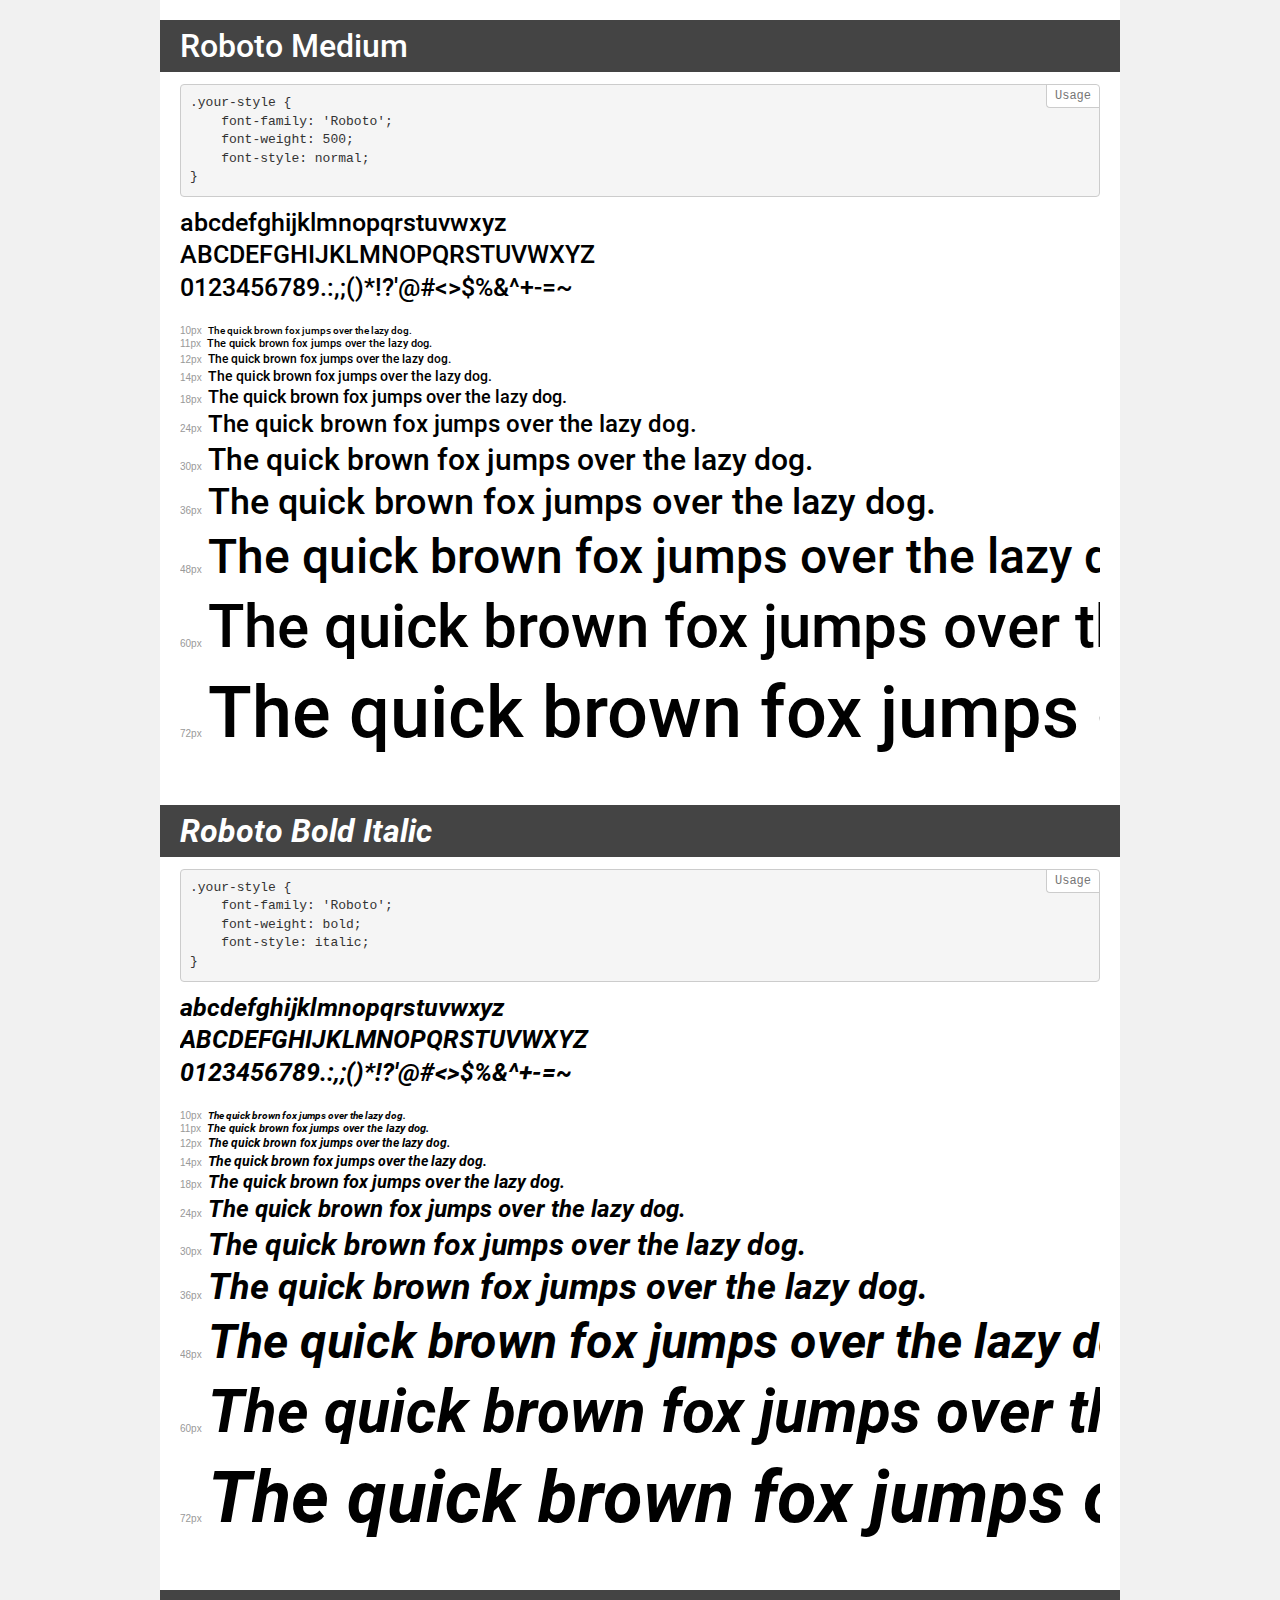
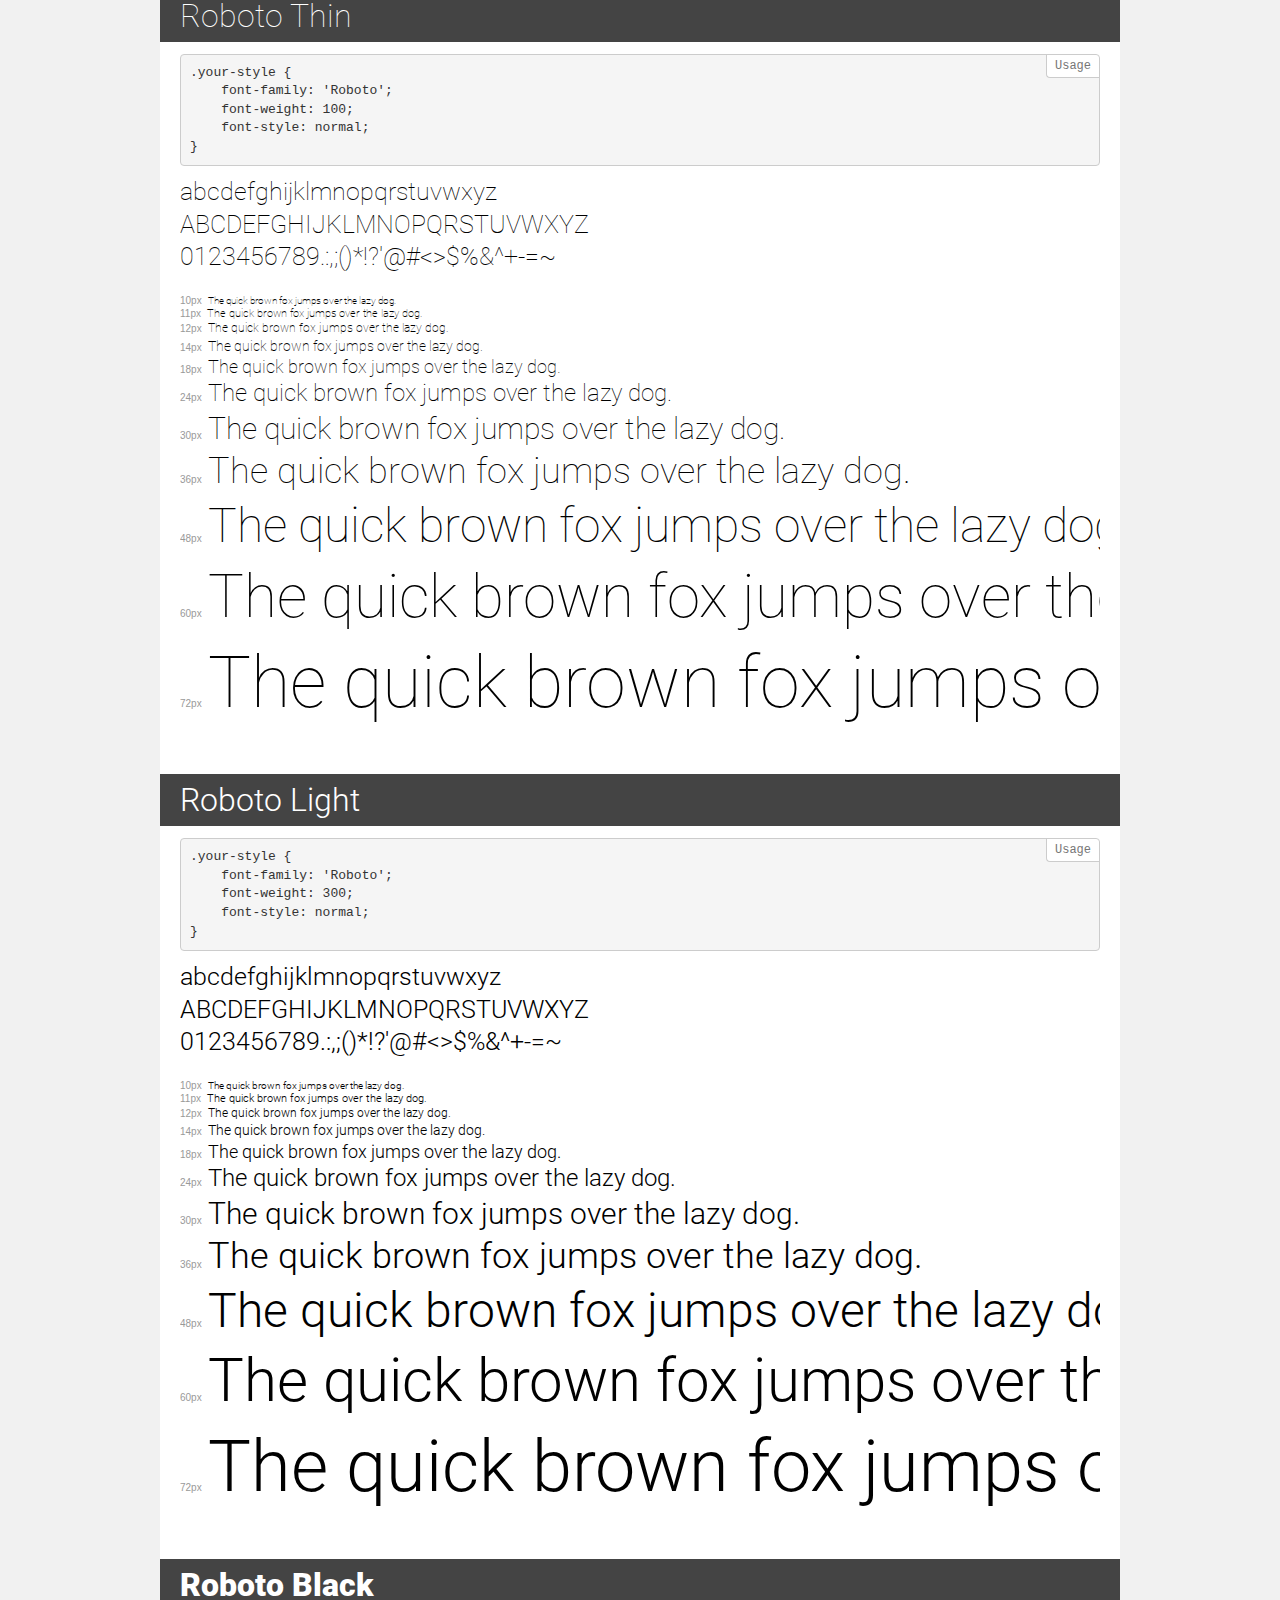
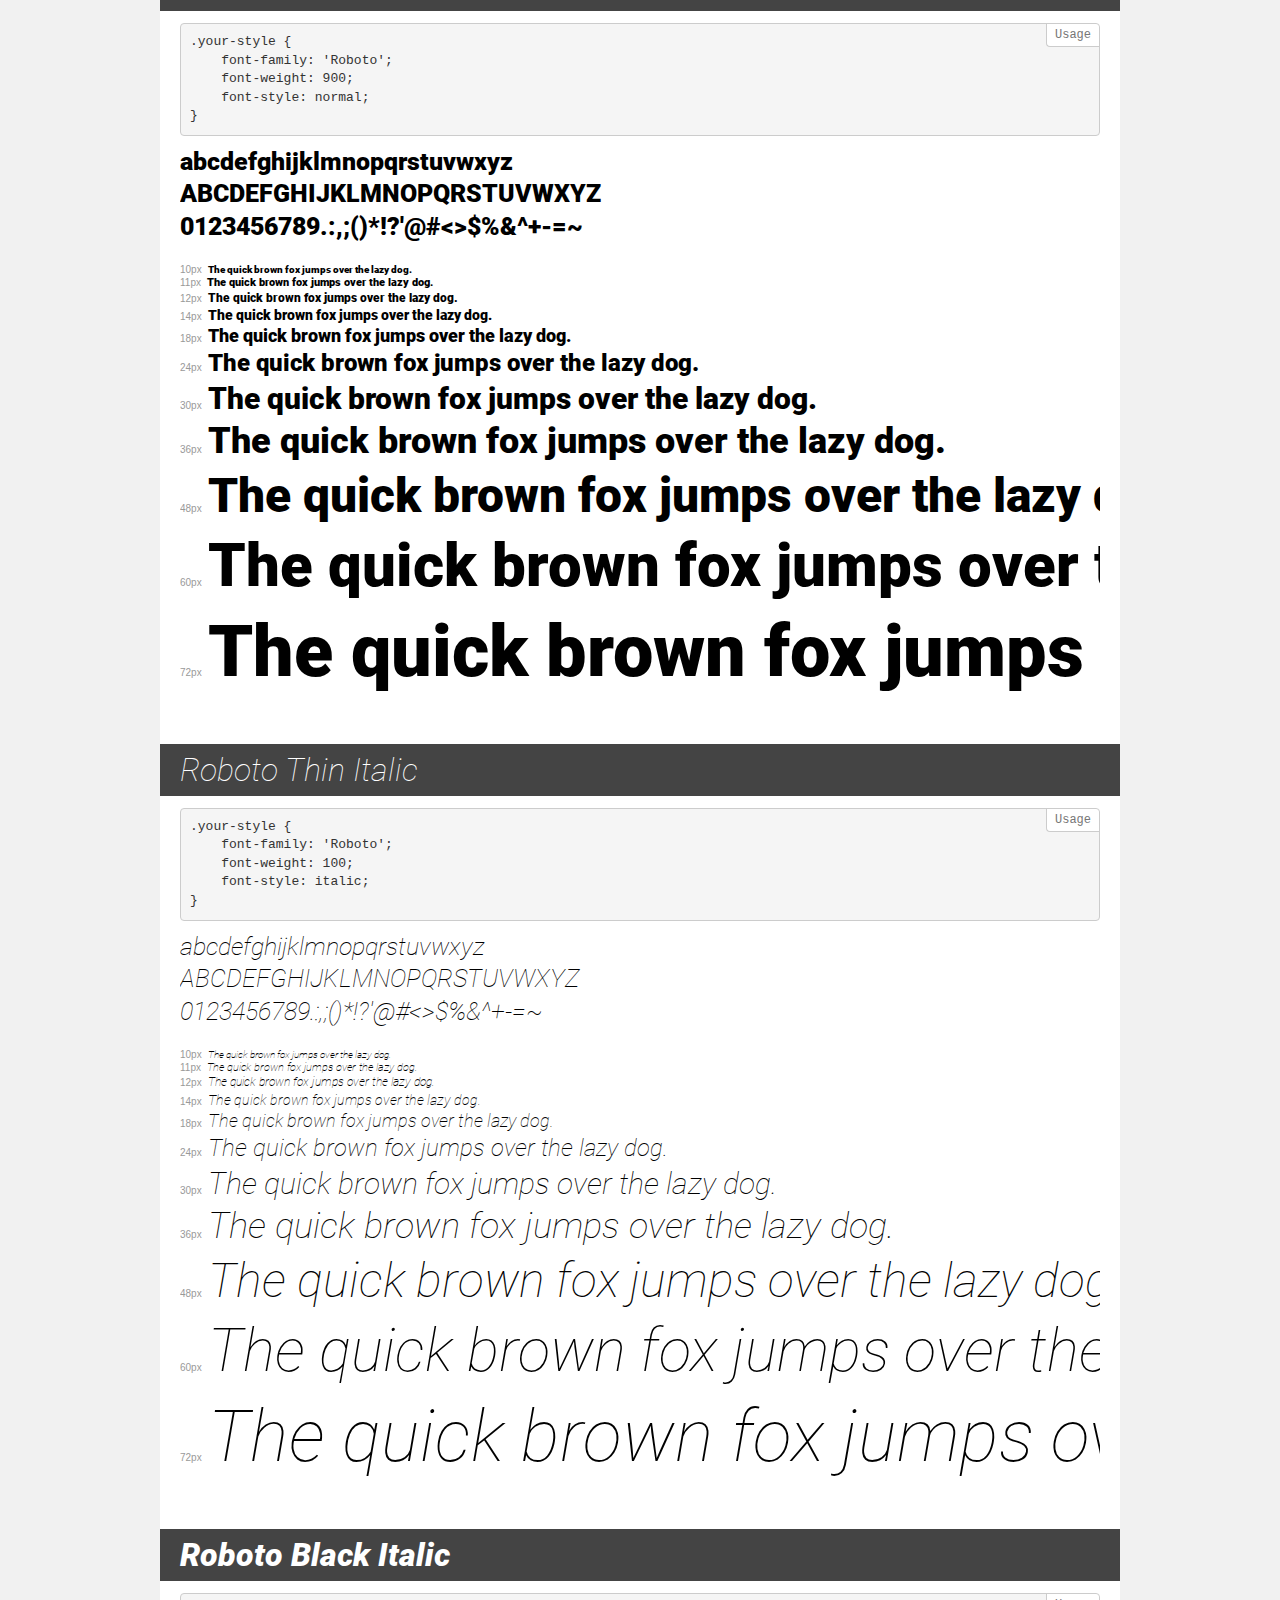
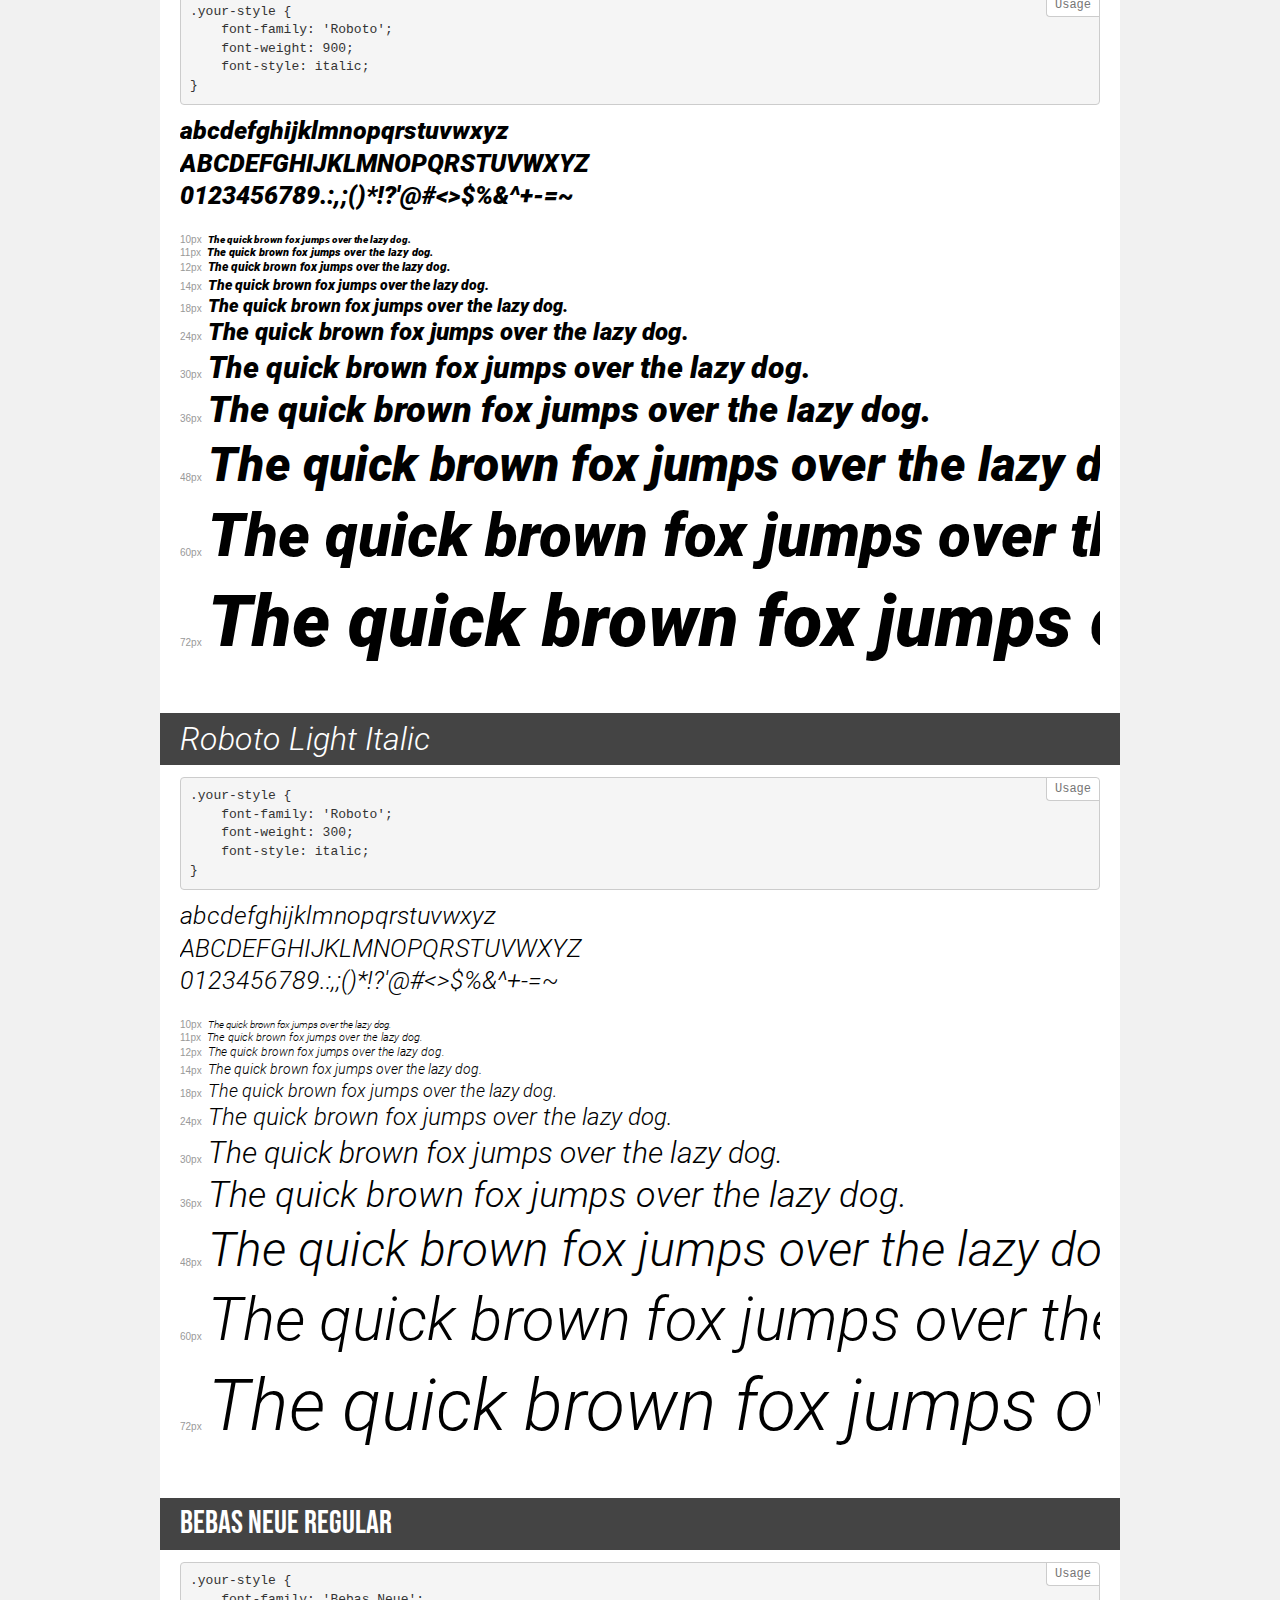
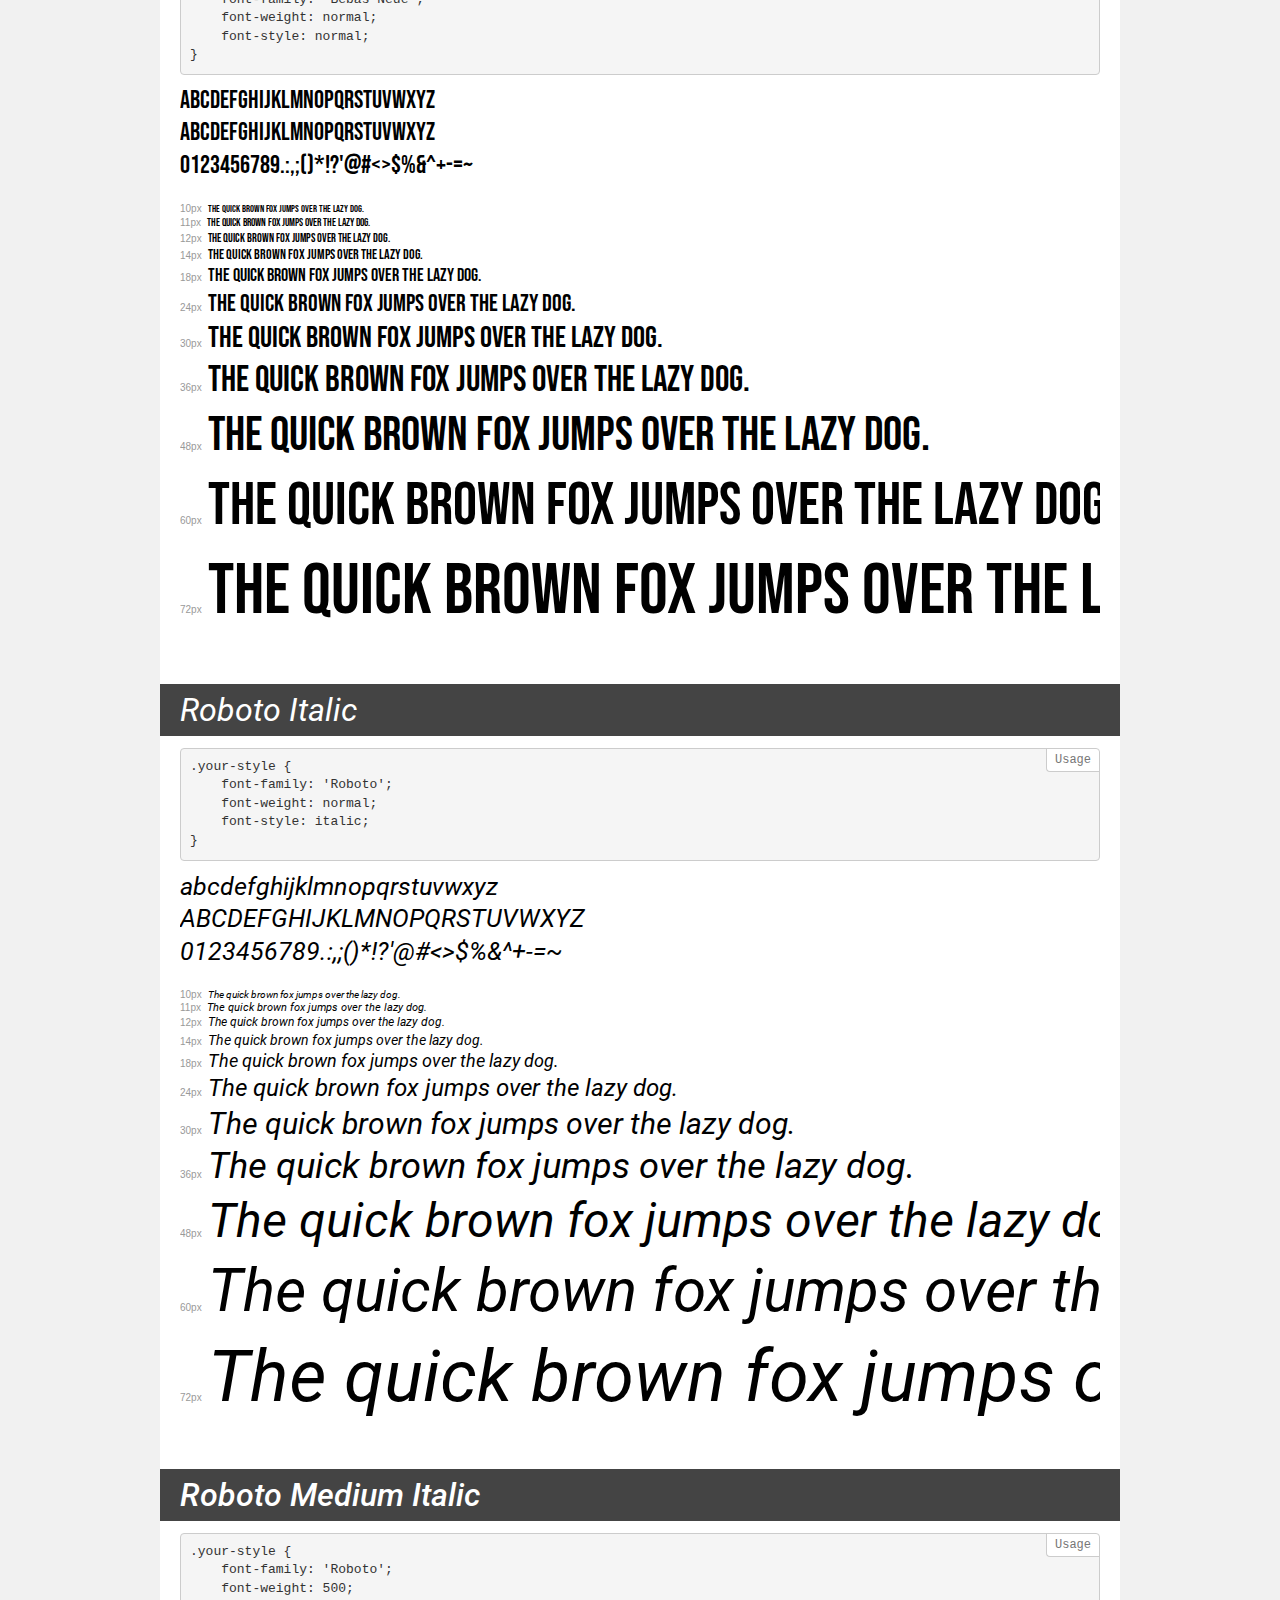
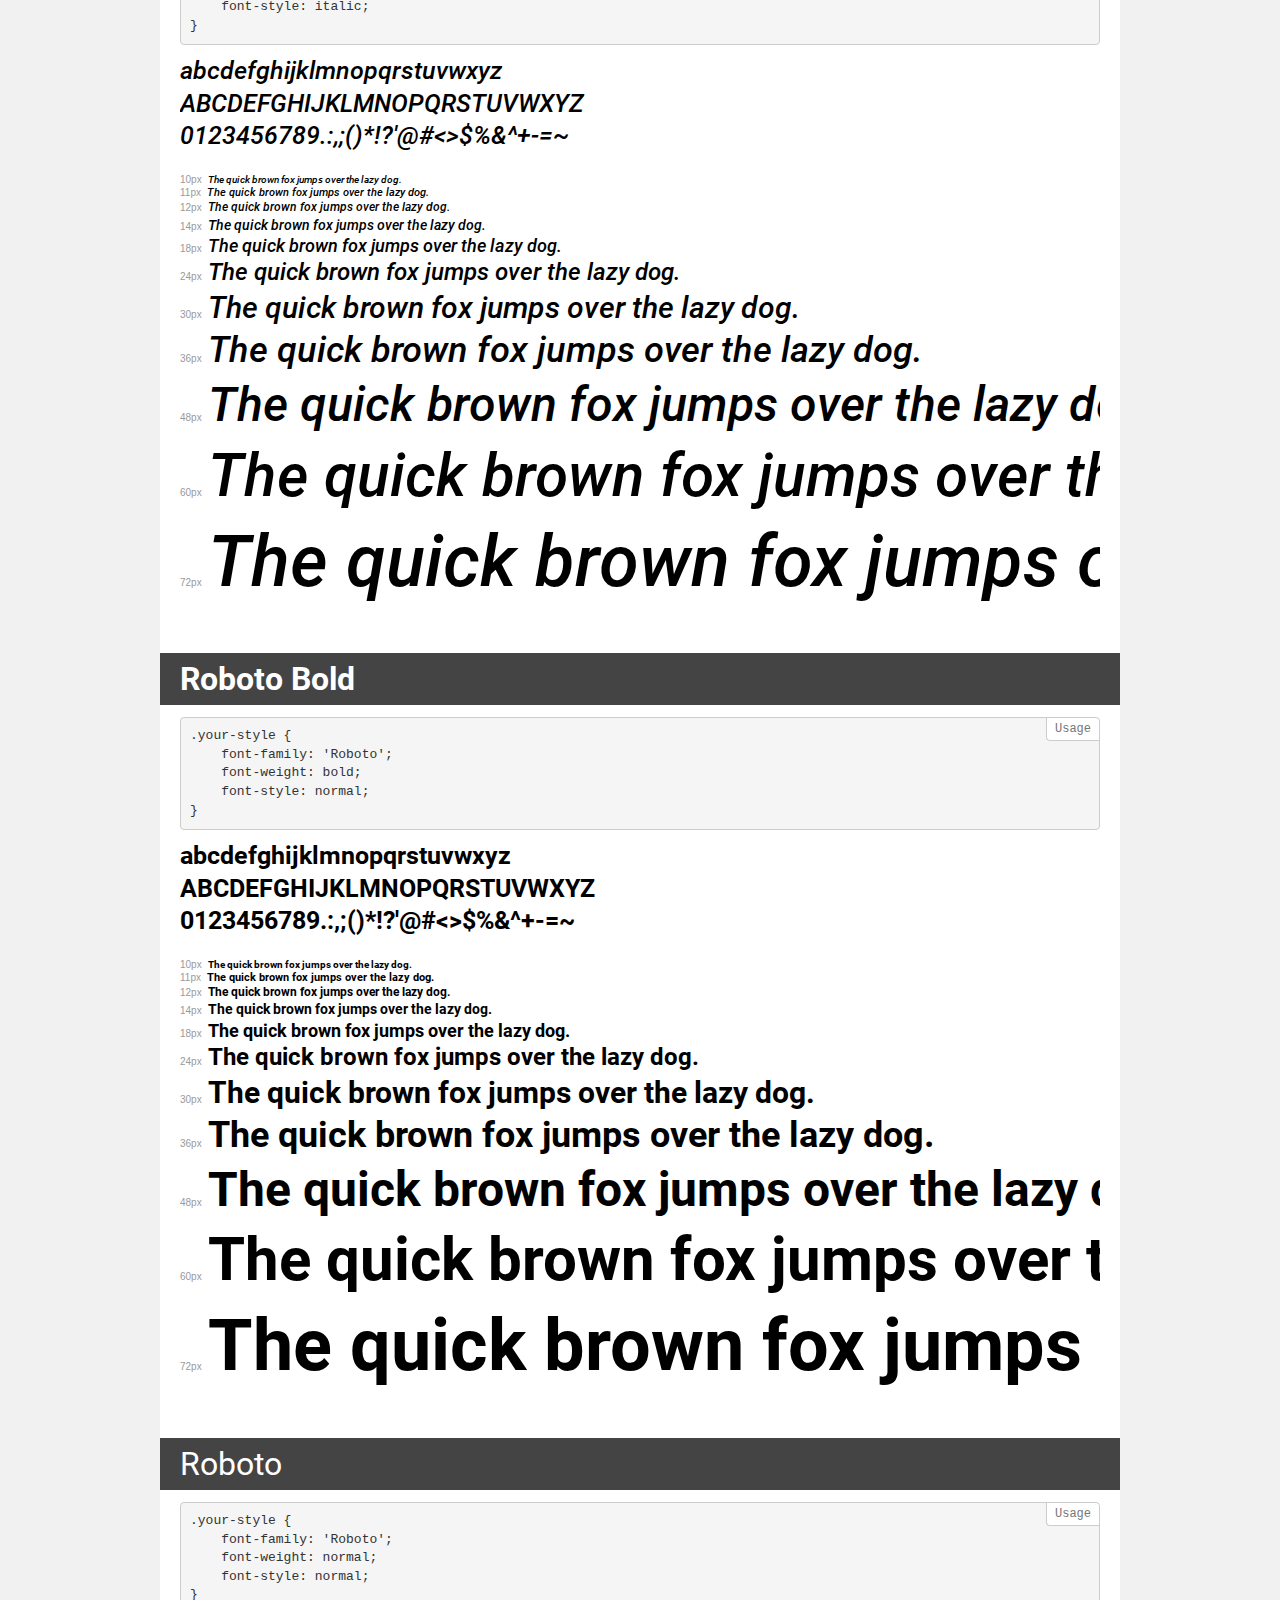
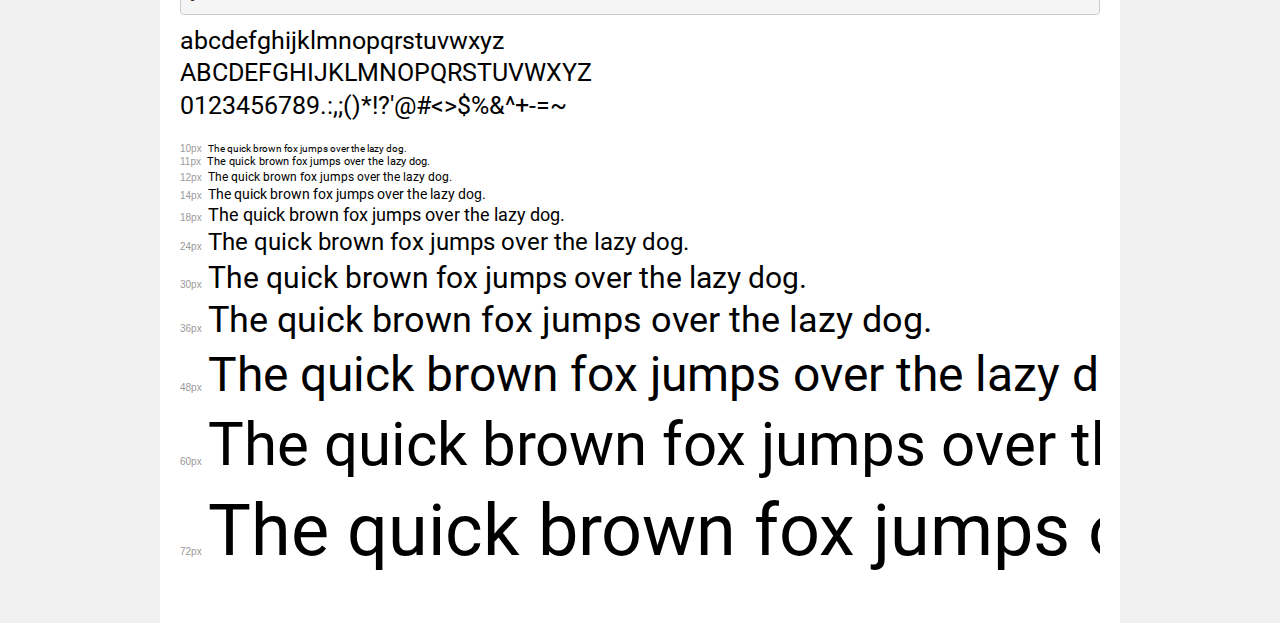
<file: fonts/demo.html>
<!DOCTYPE html>
<html>
<head>
    <meta charset="utf-8">
    <meta http-equiv="X-UA-Compatible" content="IE=edge">
    <meta name="viewport" content="width=device-width, initial-scale=1">
    <meta name="robots" content="noindex, noarchive">
    <meta name="format-detection" content="telephone=no">
    <title>Transfonter demo</title>
    <link href="stylesheet.css" rel="stylesheet">
    <style>
        /*
        http://meyerweb.com/eric/tools/css/reset/
        v2.0 | 20110126
        License: none (public domain)
        */
        html, body, div, span, applet, object, iframe,
        h1, h2, h3, h4, h5, h6, p, blockquote, pre,
        a, abbr, acronym, address, big, cite, code,
        del, dfn, em, img, ins, kbd, q, s, samp,
        small, strike, strong, sub, sup, tt, var,
        b, u, i, center,
        dl, dt, dd, ol, ul, li,
        fieldset, form, label, legend,
        table, caption, tbody, tfoot, thead, tr, th, td,
        article, aside, canvas, details, embed,
        figure, figcaption, footer, header, hgroup,
        menu, nav, output, ruby, section, summary,
        time, mark, audio, video {
            margin: 0;
            padding: 0;
            border: 0;
            font-size: 100%;
            font: inherit;
            vertical-align: baseline;
        }
        /* HTML5 display-role reset for older browsers */
        article, aside, details, figcaption, figure,
        footer, header, hgroup, menu, nav, section {
            display: block;
        }
        body {
            line-height: 1;
        }
        ol, ul {
            list-style: none;
        }
        blockquote, q {
            quotes: none;
        }
        blockquote:before, blockquote:after,
        q:before, q:after {
            content: '';
            content: none;
        }
        table {
            border-collapse: collapse;
            border-spacing: 0;
        }
        /* common styles */
        body {
            background: #f1f1f1;
            color: #000;
        }
        .page {
            background: #fff;
            width: 920px;
            margin: 0 auto;
            padding: 20px 20px 0 20px;
            overflow: hidden;
        }
        .font-container {
            overflow-x: auto;
            overflow-y: hidden;
            margin-bottom: 40px;
            line-height: 1.3;
            white-space: nowrap;
            padding-bottom: 5px;
        }
        h1 {
            position: relative;
            background: #444;
            font-size: 32px;
            color: #fff;
            padding: 10px 20px;
            margin: 0 -20px 12px -20px;
        }
        .letters {
            font-size: 25px;
            margin-bottom: 20px;
        }
        .s10:before {
            content: '10px';
        }
        .s11:before {
            content: '11px';
        }
        .s12:before {
            content: '12px';
        }
        .s14:before {
            content: '14px';
        }
        .s18:before {
            content: '18px';
        }
        .s24:before {
            content: '24px';
        }
        .s30:before {
            content: '30px';
        }
        .s36:before {
            content: '36px';
        }
        .s48:before {
            content: '48px';
        }
        .s60:before {
            content: '60px';
        }
        .s72:before {
            content: '72px';
        }
        .s10:before, .s11:before, .s12:before, .s14:before,
        .s18:before, .s24:before, .s30:before, .s36:before,
        .s48:before, .s60:before, .s72:before {
            font-family: Arial, sans-serif;
            font-size: 10px;
            font-weight: normal;
            font-style: normal;
            color: #999;
            padding-right: 6px;
        }
        pre {
            display: block;
            position: relative;
            padding: 9px;
            margin: 0 0 10px;
            font-family: Monaco, Menlo, Consolas, "Courier New", monospace !important;
            font-size: 13px;
            line-height: 1.428571429;
            color: #333;
            font-weight: normal !important;
            font-style: normal !important;
            background-color: #f5f5f5;
            border: 1px solid #ccc;
            overflow-x: auto;
            border-radius: 4px;
        }
        pre:after {
            display: block;
            position: absolute;
            right: 0;
            top: 0;
            content: 'Usage';
            line-height: 1;
            padding: 5px 8px;
            font-size: 12px;
            color: #767676;
            background-color: #fff;
            border: 1px solid #ccc;
            border-right: none;
            border-top: none;
            border-radius: 0 4px 0 4px;
            z-index: 10;
        }
        /* responsive */
        @media (max-width: 959px) {
            .page {
                width: auto;
                margin: 0;
            }
        }
    </style>
</head>
<body>
<div class="page">
    <div class="demo" style="font-family: 'Roboto'; font-weight: 500; font-style: normal;">
        <h1>Roboto Medium</h1>
        <pre>.your-style {
    font-family: 'Roboto';
    font-weight: 500;
    font-style: normal;
}</pre>
        <div class="font-container">
            <p class="letters">
                abcdefghijklmnopqrstuvwxyz<br>
ABCDEFGHIJKLMNOPQRSTUVWXYZ<br>
                0123456789.:,;()*!?'@#<>$%&^+-=~
            </p>
            <p class="s10" style="font-size: 10px;">The quick brown fox jumps over the lazy dog.</p>
            <p class="s11" style="font-size: 11px;">The quick brown fox jumps over the lazy dog.</p>
            <p class="s12" style="font-size: 12px;">The quick brown fox jumps over the lazy dog.</p>
            <p class="s14" style="font-size: 14px;">The quick brown fox jumps over the lazy dog.</p>
            <p class="s18" style="font-size: 18px;">The quick brown fox jumps over the lazy dog.</p>
            <p class="s24" style="font-size: 24px;">The quick brown fox jumps over the lazy dog.</p>
            <p class="s30" style="font-size: 30px;">The quick brown fox jumps over the lazy dog.</p>
            <p class="s36" style="font-size: 36px;">The quick brown fox jumps over the lazy dog.</p>
            <p class="s48" style="font-size: 48px;">The quick brown fox jumps over the lazy dog.</p>
            <p class="s60" style="font-size: 60px;">The quick brown fox jumps over the lazy dog.</p>
            <p class="s72" style="font-size: 72px;">The quick brown fox jumps over the lazy dog.</p>
        </div>
    </div>
    <div class="demo" style="font-family: 'Roboto'; font-weight: bold; font-style: italic;">
        <h1>Roboto Bold Italic</h1>
        <pre>.your-style {
    font-family: 'Roboto';
    font-weight: bold;
    font-style: italic;
}</pre>
        <div class="font-container">
            <p class="letters">
                abcdefghijklmnopqrstuvwxyz<br>
ABCDEFGHIJKLMNOPQRSTUVWXYZ<br>
                0123456789.:,;()*!?'@#<>$%&^+-=~
            </p>
            <p class="s10" style="font-size: 10px;">The quick brown fox jumps over the lazy dog.</p>
            <p class="s11" style="font-size: 11px;">The quick brown fox jumps over the lazy dog.</p>
            <p class="s12" style="font-size: 12px;">The quick brown fox jumps over the lazy dog.</p>
            <p class="s14" style="font-size: 14px;">The quick brown fox jumps over the lazy dog.</p>
            <p class="s18" style="font-size: 18px;">The quick brown fox jumps over the lazy dog.</p>
            <p class="s24" style="font-size: 24px;">The quick brown fox jumps over the lazy dog.</p>
            <p class="s30" style="font-size: 30px;">The quick brown fox jumps over the lazy dog.</p>
            <p class="s36" style="font-size: 36px;">The quick brown fox jumps over the lazy dog.</p>
            <p class="s48" style="font-size: 48px;">The quick brown fox jumps over the lazy dog.</p>
            <p class="s60" style="font-size: 60px;">The quick brown fox jumps over the lazy dog.</p>
            <p class="s72" style="font-size: 72px;">The quick brown fox jumps over the lazy dog.</p>
        </div>
    </div>
    <div class="demo" style="font-family: 'Roboto'; font-weight: 100; font-style: normal;">
        <h1>Roboto Thin</h1>
        <pre>.your-style {
    font-family: 'Roboto';
    font-weight: 100;
    font-style: normal;
}</pre>
        <div class="font-container">
            <p class="letters">
                abcdefghijklmnopqrstuvwxyz<br>
ABCDEFGHIJKLMNOPQRSTUVWXYZ<br>
                0123456789.:,;()*!?'@#<>$%&^+-=~
            </p>
            <p class="s10" style="font-size: 10px;">The quick brown fox jumps over the lazy dog.</p>
            <p class="s11" style="font-size: 11px;">The quick brown fox jumps over the lazy dog.</p>
            <p class="s12" style="font-size: 12px;">The quick brown fox jumps over the lazy dog.</p>
            <p class="s14" style="font-size: 14px;">The quick brown fox jumps over the lazy dog.</p>
            <p class="s18" style="font-size: 18px;">The quick brown fox jumps over the lazy dog.</p>
            <p class="s24" style="font-size: 24px;">The quick brown fox jumps over the lazy dog.</p>
            <p class="s30" style="font-size: 30px;">The quick brown fox jumps over the lazy dog.</p>
            <p class="s36" style="font-size: 36px;">The quick brown fox jumps over the lazy dog.</p>
            <p class="s48" style="font-size: 48px;">The quick brown fox jumps over the lazy dog.</p>
            <p class="s60" style="font-size: 60px;">The quick brown fox jumps over the lazy dog.</p>
            <p class="s72" style="font-size: 72px;">The quick brown fox jumps over the lazy dog.</p>
        </div>
    </div>
    <div class="demo" style="font-family: 'Roboto'; font-weight: 300; font-style: normal;">
        <h1>Roboto Light</h1>
        <pre>.your-style {
    font-family: 'Roboto';
    font-weight: 300;
    font-style: normal;
}</pre>
        <div class="font-container">
            <p class="letters">
                abcdefghijklmnopqrstuvwxyz<br>
ABCDEFGHIJKLMNOPQRSTUVWXYZ<br>
                0123456789.:,;()*!?'@#<>$%&^+-=~
            </p>
            <p class="s10" style="font-size: 10px;">The quick brown fox jumps over the lazy dog.</p>
            <p class="s11" style="font-size: 11px;">The quick brown fox jumps over the lazy dog.</p>
            <p class="s12" style="font-size: 12px;">The quick brown fox jumps over the lazy dog.</p>
            <p class="s14" style="font-size: 14px;">The quick brown fox jumps over the lazy dog.</p>
            <p class="s18" style="font-size: 18px;">The quick brown fox jumps over the lazy dog.</p>
            <p class="s24" style="font-size: 24px;">The quick brown fox jumps over the lazy dog.</p>
            <p class="s30" style="font-size: 30px;">The quick brown fox jumps over the lazy dog.</p>
            <p class="s36" style="font-size: 36px;">The quick brown fox jumps over the lazy dog.</p>
            <p class="s48" style="font-size: 48px;">The quick brown fox jumps over the lazy dog.</p>
            <p class="s60" style="font-size: 60px;">The quick brown fox jumps over the lazy dog.</p>
            <p class="s72" style="font-size: 72px;">The quick brown fox jumps over the lazy dog.</p>
        </div>
    </div>
    <div class="demo" style="font-family: 'Roboto'; font-weight: 900; font-style: normal;">
        <h1>Roboto Black</h1>
        <pre>.your-style {
    font-family: 'Roboto';
    font-weight: 900;
    font-style: normal;
}</pre>
        <div class="font-container">
            <p class="letters">
                abcdefghijklmnopqrstuvwxyz<br>
ABCDEFGHIJKLMNOPQRSTUVWXYZ<br>
                0123456789.:,;()*!?'@#<>$%&^+-=~
            </p>
            <p class="s10" style="font-size: 10px;">The quick brown fox jumps over the lazy dog.</p>
            <p class="s11" style="font-size: 11px;">The quick brown fox jumps over the lazy dog.</p>
            <p class="s12" style="font-size: 12px;">The quick brown fox jumps over the lazy dog.</p>
            <p class="s14" style="font-size: 14px;">The quick brown fox jumps over the lazy dog.</p>
            <p class="s18" style="font-size: 18px;">The quick brown fox jumps over the lazy dog.</p>
            <p class="s24" style="font-size: 24px;">The quick brown fox jumps over the lazy dog.</p>
            <p class="s30" style="font-size: 30px;">The quick brown fox jumps over the lazy dog.</p>
            <p class="s36" style="font-size: 36px;">The quick brown fox jumps over the lazy dog.</p>
            <p class="s48" style="font-size: 48px;">The quick brown fox jumps over the lazy dog.</p>
            <p class="s60" style="font-size: 60px;">The quick brown fox jumps over the lazy dog.</p>
            <p class="s72" style="font-size: 72px;">The quick brown fox jumps over the lazy dog.</p>
        </div>
    </div>
    <div class="demo" style="font-family: 'Roboto'; font-weight: 100; font-style: italic;">
        <h1>Roboto Thin Italic</h1>
        <pre>.your-style {
    font-family: 'Roboto';
    font-weight: 100;
    font-style: italic;
}</pre>
        <div class="font-container">
            <p class="letters">
                abcdefghijklmnopqrstuvwxyz<br>
ABCDEFGHIJKLMNOPQRSTUVWXYZ<br>
                0123456789.:,;()*!?'@#<>$%&^+-=~
            </p>
            <p class="s10" style="font-size: 10px;">The quick brown fox jumps over the lazy dog.</p>
            <p class="s11" style="font-size: 11px;">The quick brown fox jumps over the lazy dog.</p>
            <p class="s12" style="font-size: 12px;">The quick brown fox jumps over the lazy dog.</p>
            <p class="s14" style="font-size: 14px;">The quick brown fox jumps over the lazy dog.</p>
            <p class="s18" style="font-size: 18px;">The quick brown fox jumps over the lazy dog.</p>
            <p class="s24" style="font-size: 24px;">The quick brown fox jumps over the lazy dog.</p>
            <p class="s30" style="font-size: 30px;">The quick brown fox jumps over the lazy dog.</p>
            <p class="s36" style="font-size: 36px;">The quick brown fox jumps over the lazy dog.</p>
            <p class="s48" style="font-size: 48px;">The quick brown fox jumps over the lazy dog.</p>
            <p class="s60" style="font-size: 60px;">The quick brown fox jumps over the lazy dog.</p>
            <p class="s72" style="font-size: 72px;">The quick brown fox jumps over the lazy dog.</p>
        </div>
    </div>
    <div class="demo" style="font-family: 'Roboto'; font-weight: 900; font-style: italic;">
        <h1>Roboto Black Italic</h1>
        <pre>.your-style {
    font-family: 'Roboto';
    font-weight: 900;
    font-style: italic;
}</pre>
        <div class="font-container">
            <p class="letters">
                abcdefghijklmnopqrstuvwxyz<br>
ABCDEFGHIJKLMNOPQRSTUVWXYZ<br>
                0123456789.:,;()*!?'@#<>$%&^+-=~
            </p>
            <p class="s10" style="font-size: 10px;">The quick brown fox jumps over the lazy dog.</p>
            <p class="s11" style="font-size: 11px;">The quick brown fox jumps over the lazy dog.</p>
            <p class="s12" style="font-size: 12px;">The quick brown fox jumps over the lazy dog.</p>
            <p class="s14" style="font-size: 14px;">The quick brown fox jumps over the lazy dog.</p>
            <p class="s18" style="font-size: 18px;">The quick brown fox jumps over the lazy dog.</p>
            <p class="s24" style="font-size: 24px;">The quick brown fox jumps over the lazy dog.</p>
            <p class="s30" style="font-size: 30px;">The quick brown fox jumps over the lazy dog.</p>
            <p class="s36" style="font-size: 36px;">The quick brown fox jumps over the lazy dog.</p>
            <p class="s48" style="font-size: 48px;">The quick brown fox jumps over the lazy dog.</p>
            <p class="s60" style="font-size: 60px;">The quick brown fox jumps over the lazy dog.</p>
            <p class="s72" style="font-size: 72px;">The quick brown fox jumps over the lazy dog.</p>
        </div>
    </div>
    <div class="demo" style="font-family: 'Roboto'; font-weight: 300; font-style: italic;">
        <h1>Roboto Light Italic</h1>
        <pre>.your-style {
    font-family: 'Roboto';
    font-weight: 300;
    font-style: italic;
}</pre>
        <div class="font-container">
            <p class="letters">
                abcdefghijklmnopqrstuvwxyz<br>
ABCDEFGHIJKLMNOPQRSTUVWXYZ<br>
                0123456789.:,;()*!?'@#<>$%&^+-=~
            </p>
            <p class="s10" style="font-size: 10px;">The quick brown fox jumps over the lazy dog.</p>
            <p class="s11" style="font-size: 11px;">The quick brown fox jumps over the lazy dog.</p>
            <p class="s12" style="font-size: 12px;">The quick brown fox jumps over the lazy dog.</p>
            <p class="s14" style="font-size: 14px;">The quick brown fox jumps over the lazy dog.</p>
            <p class="s18" style="font-size: 18px;">The quick brown fox jumps over the lazy dog.</p>
            <p class="s24" style="font-size: 24px;">The quick brown fox jumps over the lazy dog.</p>
            <p class="s30" style="font-size: 30px;">The quick brown fox jumps over the lazy dog.</p>
            <p class="s36" style="font-size: 36px;">The quick brown fox jumps over the lazy dog.</p>
            <p class="s48" style="font-size: 48px;">The quick brown fox jumps over the lazy dog.</p>
            <p class="s60" style="font-size: 60px;">The quick brown fox jumps over the lazy dog.</p>
            <p class="s72" style="font-size: 72px;">The quick brown fox jumps over the lazy dog.</p>
        </div>
    </div>
    <div class="demo" style="font-family: 'Bebas Neue'; font-weight: normal; font-style: normal;">
        <h1>Bebas Neue Regular</h1>
        <pre>.your-style {
    font-family: 'Bebas Neue';
    font-weight: normal;
    font-style: normal;
}</pre>
        <div class="font-container">
            <p class="letters">
                abcdefghijklmnopqrstuvwxyz<br>
ABCDEFGHIJKLMNOPQRSTUVWXYZ<br>
                0123456789.:,;()*!?'@#<>$%&^+-=~
            </p>
            <p class="s10" style="font-size: 10px;">The quick brown fox jumps over the lazy dog.</p>
            <p class="s11" style="font-size: 11px;">The quick brown fox jumps over the lazy dog.</p>
            <p class="s12" style="font-size: 12px;">The quick brown fox jumps over the lazy dog.</p>
            <p class="s14" style="font-size: 14px;">The quick brown fox jumps over the lazy dog.</p>
            <p class="s18" style="font-size: 18px;">The quick brown fox jumps over the lazy dog.</p>
            <p class="s24" style="font-size: 24px;">The quick brown fox jumps over the lazy dog.</p>
            <p class="s30" style="font-size: 30px;">The quick brown fox jumps over the lazy dog.</p>
            <p class="s36" style="font-size: 36px;">The quick brown fox jumps over the lazy dog.</p>
            <p class="s48" style="font-size: 48px;">The quick brown fox jumps over the lazy dog.</p>
            <p class="s60" style="font-size: 60px;">The quick brown fox jumps over the lazy dog.</p>
            <p class="s72" style="font-size: 72px;">The quick brown fox jumps over the lazy dog.</p>
        </div>
    </div>
    <div class="demo" style="font-family: 'Roboto'; font-weight: normal; font-style: italic;">
        <h1>Roboto Italic</h1>
        <pre>.your-style {
    font-family: 'Roboto';
    font-weight: normal;
    font-style: italic;
}</pre>
        <div class="font-container">
            <p class="letters">
                abcdefghijklmnopqrstuvwxyz<br>
ABCDEFGHIJKLMNOPQRSTUVWXYZ<br>
                0123456789.:,;()*!?'@#<>$%&^+-=~
            </p>
            <p class="s10" style="font-size: 10px;">The quick brown fox jumps over the lazy dog.</p>
            <p class="s11" style="font-size: 11px;">The quick brown fox jumps over the lazy dog.</p>
            <p class="s12" style="font-size: 12px;">The quick brown fox jumps over the lazy dog.</p>
            <p class="s14" style="font-size: 14px;">The quick brown fox jumps over the lazy dog.</p>
            <p class="s18" style="font-size: 18px;">The quick brown fox jumps over the lazy dog.</p>
            <p class="s24" style="font-size: 24px;">The quick brown fox jumps over the lazy dog.</p>
            <p class="s30" style="font-size: 30px;">The quick brown fox jumps over the lazy dog.</p>
            <p class="s36" style="font-size: 36px;">The quick brown fox jumps over the lazy dog.</p>
            <p class="s48" style="font-size: 48px;">The quick brown fox jumps over the lazy dog.</p>
            <p class="s60" style="font-size: 60px;">The quick brown fox jumps over the lazy dog.</p>
            <p class="s72" style="font-size: 72px;">The quick brown fox jumps over the lazy dog.</p>
        </div>
    </div>
    <div class="demo" style="font-family: 'Roboto'; font-weight: 500; font-style: italic;">
        <h1>Roboto Medium Italic</h1>
        <pre>.your-style {
    font-family: 'Roboto';
    font-weight: 500;
    font-style: italic;
}</pre>
        <div class="font-container">
            <p class="letters">
                abcdefghijklmnopqrstuvwxyz<br>
ABCDEFGHIJKLMNOPQRSTUVWXYZ<br>
                0123456789.:,;()*!?'@#<>$%&^+-=~
            </p>
            <p class="s10" style="font-size: 10px;">The quick brown fox jumps over the lazy dog.</p>
            <p class="s11" style="font-size: 11px;">The quick brown fox jumps over the lazy dog.</p>
            <p class="s12" style="font-size: 12px;">The quick brown fox jumps over the lazy dog.</p>
            <p class="s14" style="font-size: 14px;">The quick brown fox jumps over the lazy dog.</p>
            <p class="s18" style="font-size: 18px;">The quick brown fox jumps over the lazy dog.</p>
            <p class="s24" style="font-size: 24px;">The quick brown fox jumps over the lazy dog.</p>
            <p class="s30" style="font-size: 30px;">The quick brown fox jumps over the lazy dog.</p>
            <p class="s36" style="font-size: 36px;">The quick brown fox jumps over the lazy dog.</p>
            <p class="s48" style="font-size: 48px;">The quick brown fox jumps over the lazy dog.</p>
            <p class="s60" style="font-size: 60px;">The quick brown fox jumps over the lazy dog.</p>
            <p class="s72" style="font-size: 72px;">The quick brown fox jumps over the lazy dog.</p>
        </div>
    </div>
    <div class="demo" style="font-family: 'Roboto'; font-weight: bold; font-style: normal;">
        <h1>Roboto Bold</h1>
        <pre>.your-style {
    font-family: 'Roboto';
    font-weight: bold;
    font-style: normal;
}</pre>
        <div class="font-container">
            <p class="letters">
                abcdefghijklmnopqrstuvwxyz<br>
ABCDEFGHIJKLMNOPQRSTUVWXYZ<br>
                0123456789.:,;()*!?'@#<>$%&^+-=~
            </p>
            <p class="s10" style="font-size: 10px;">The quick brown fox jumps over the lazy dog.</p>
            <p class="s11" style="font-size: 11px;">The quick brown fox jumps over the lazy dog.</p>
            <p class="s12" style="font-size: 12px;">The quick brown fox jumps over the lazy dog.</p>
            <p class="s14" style="font-size: 14px;">The quick brown fox jumps over the lazy dog.</p>
            <p class="s18" style="font-size: 18px;">The quick brown fox jumps over the lazy dog.</p>
            <p class="s24" style="font-size: 24px;">The quick brown fox jumps over the lazy dog.</p>
            <p class="s30" style="font-size: 30px;">The quick brown fox jumps over the lazy dog.</p>
            <p class="s36" style="font-size: 36px;">The quick brown fox jumps over the lazy dog.</p>
            <p class="s48" style="font-size: 48px;">The quick brown fox jumps over the lazy dog.</p>
            <p class="s60" style="font-size: 60px;">The quick brown fox jumps over the lazy dog.</p>
            <p class="s72" style="font-size: 72px;">The quick brown fox jumps over the lazy dog.</p>
        </div>
    </div>
    <div class="demo" style="font-family: 'Roboto'; font-weight: normal; font-style: normal;">
        <h1>Roboto</h1>
        <pre>.your-style {
    font-family: 'Roboto';
    font-weight: normal;
    font-style: normal;
}</pre>
        <div class="font-container">
            <p class="letters">
                abcdefghijklmnopqrstuvwxyz<br>
ABCDEFGHIJKLMNOPQRSTUVWXYZ<br>
                0123456789.:,;()*!?'@#<>$%&^+-=~
            </p>
            <p class="s10" style="font-size: 10px;">The quick brown fox jumps over the lazy dog.</p>
            <p class="s11" style="font-size: 11px;">The quick brown fox jumps over the lazy dog.</p>
            <p class="s12" style="font-size: 12px;">The quick brown fox jumps over the lazy dog.</p>
            <p class="s14" style="font-size: 14px;">The quick brown fox jumps over the lazy dog.</p>
            <p class="s18" style="font-size: 18px;">The quick brown fox jumps over the lazy dog.</p>
            <p class="s24" style="font-size: 24px;">The quick brown fox jumps over the lazy dog.</p>
            <p class="s30" style="font-size: 30px;">The quick brown fox jumps over the lazy dog.</p>
            <p class="s36" style="font-size: 36px;">The quick brown fox jumps over the lazy dog.</p>
            <p class="s48" style="font-size: 48px;">The quick brown fox jumps over the lazy dog.</p>
            <p class="s60" style="font-size: 60px;">The quick brown fox jumps over the lazy dog.</p>
            <p class="s72" style="font-size: 72px;">The quick brown fox jumps over the lazy dog.</p>
        </div>
    </div>
</div>
</body>
</html>
</file>
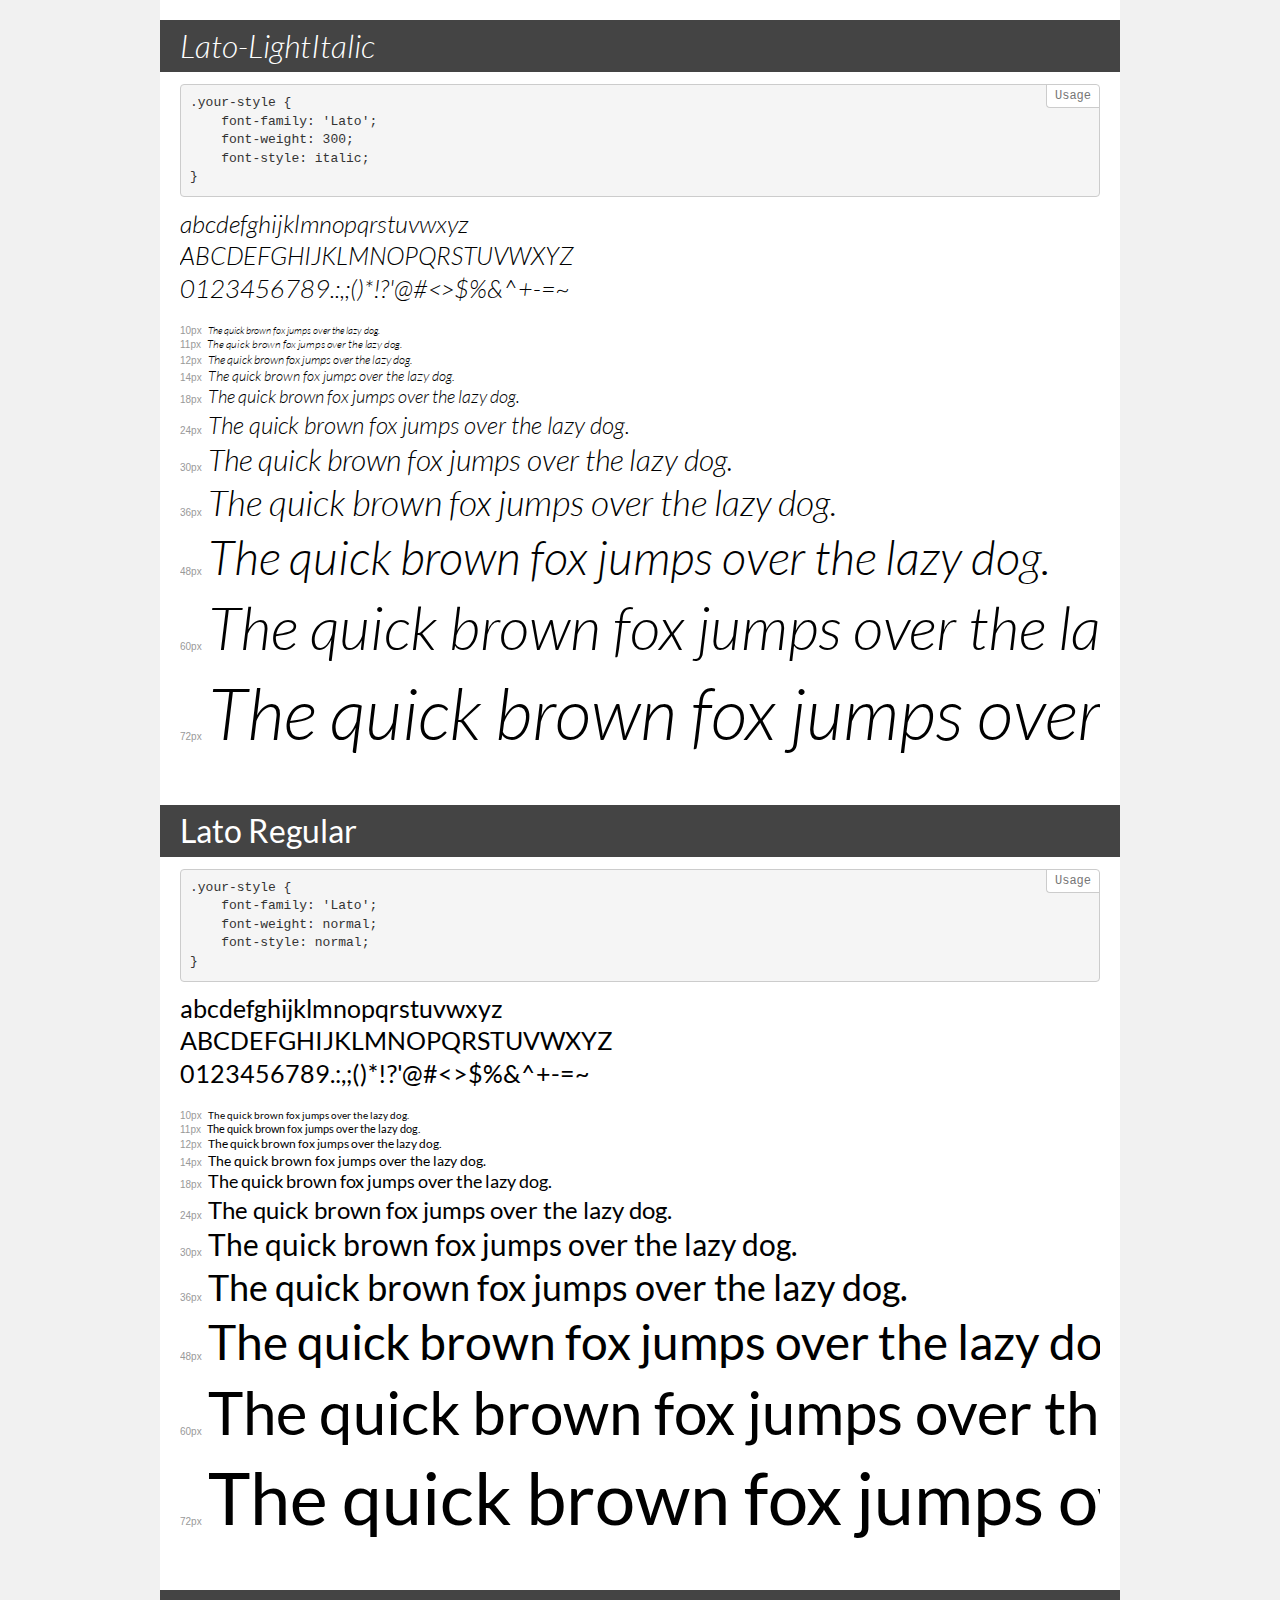
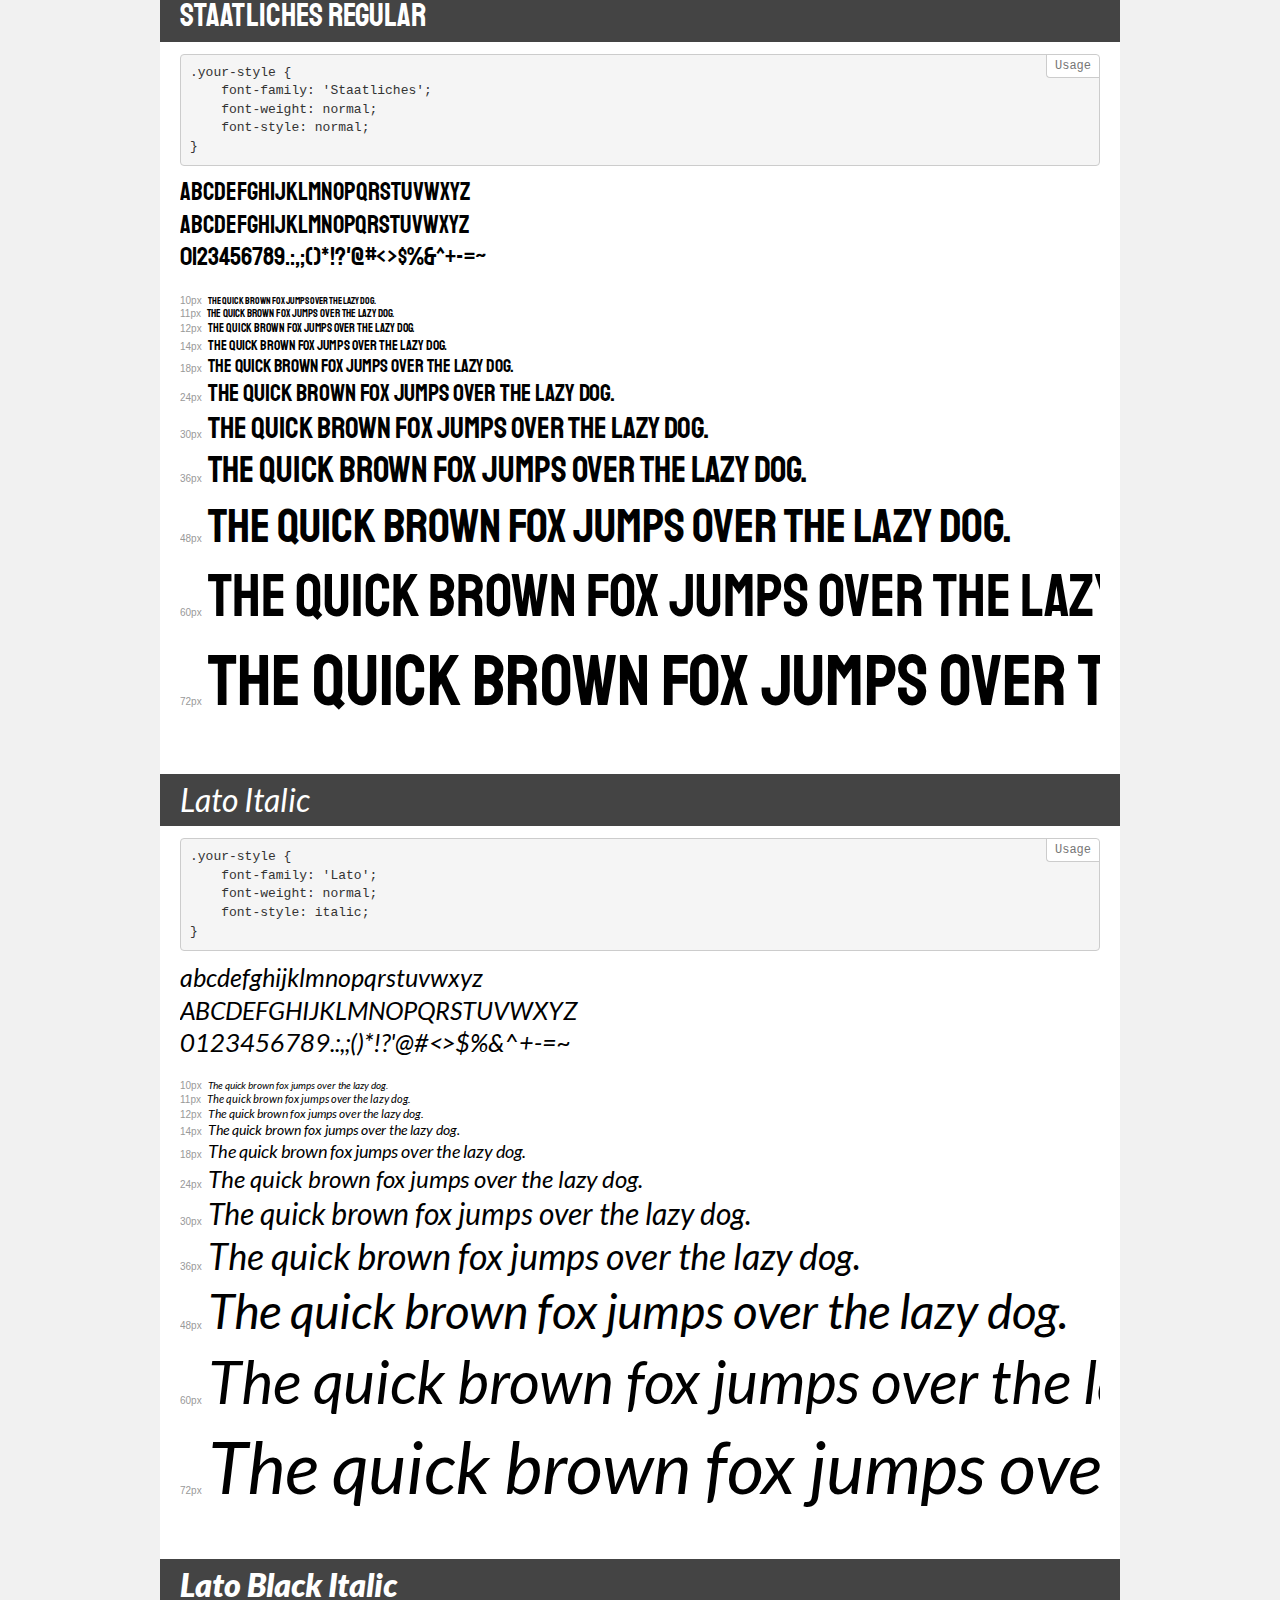
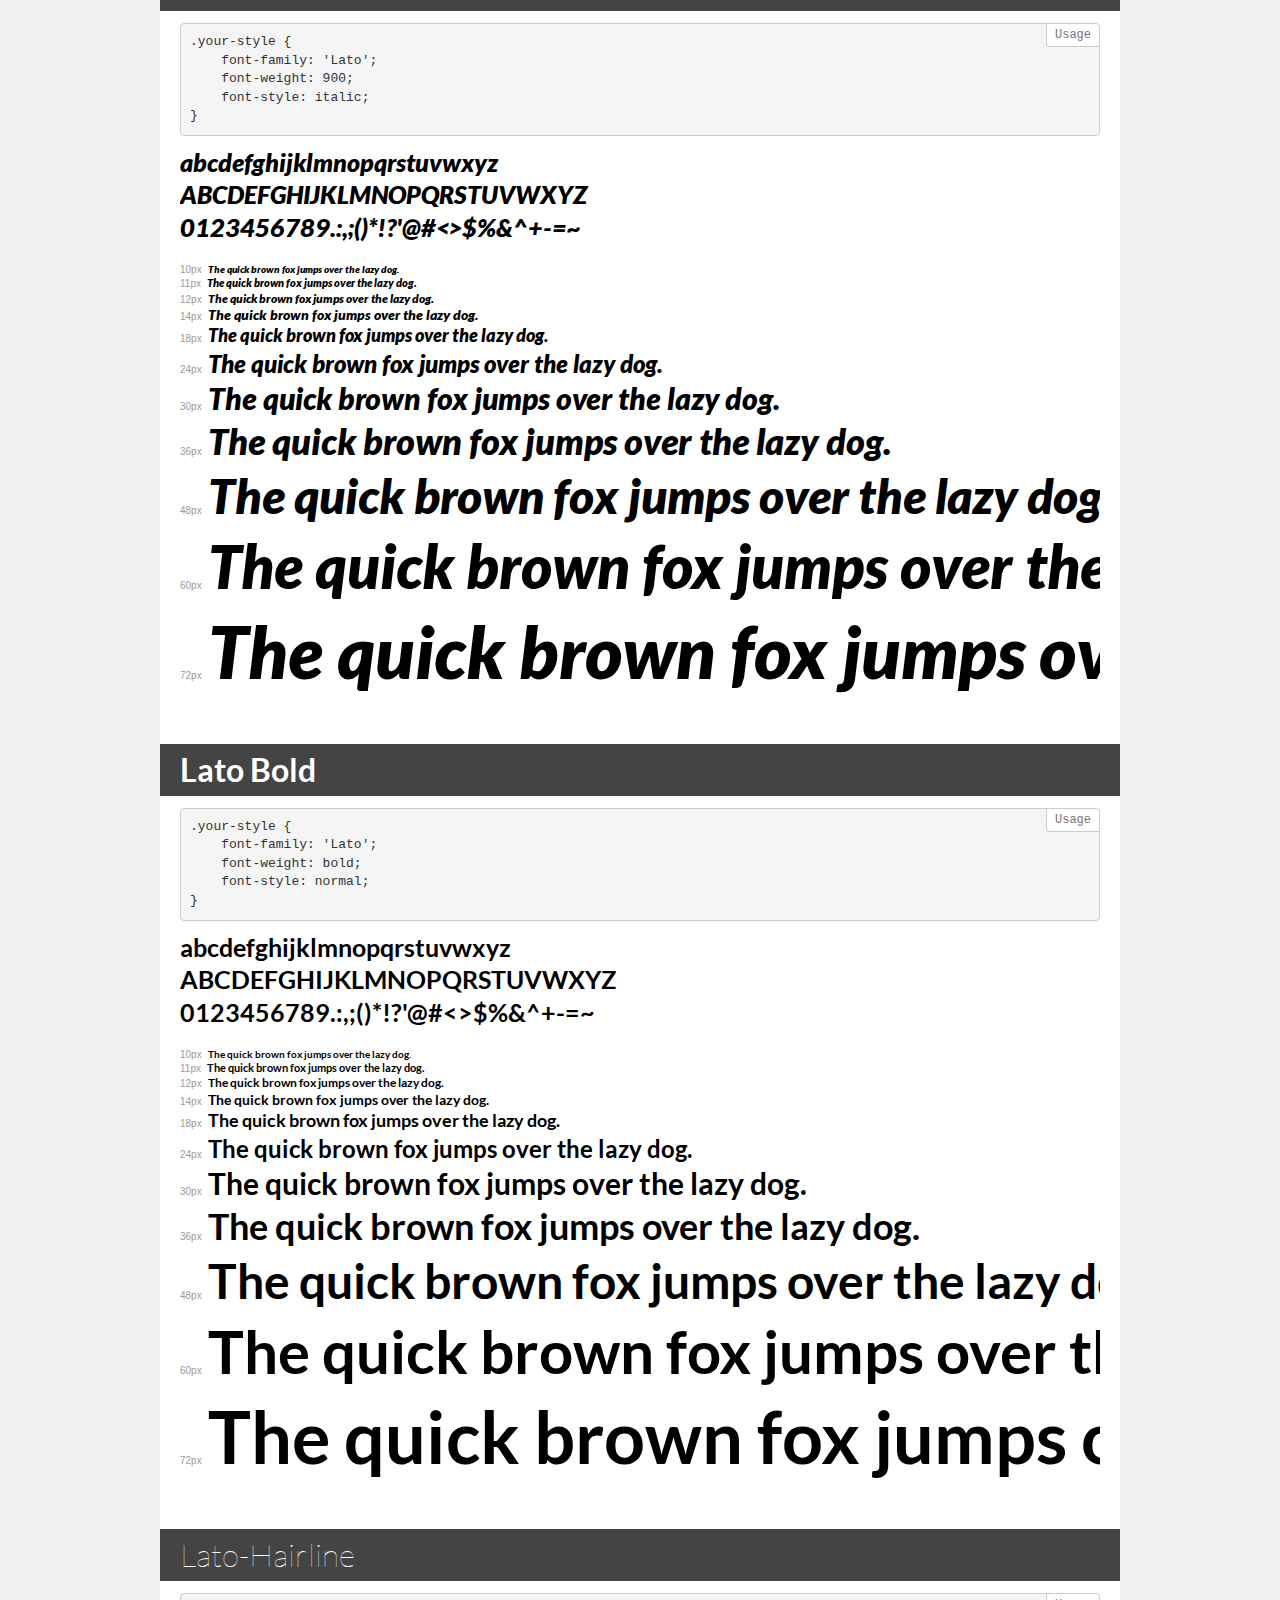
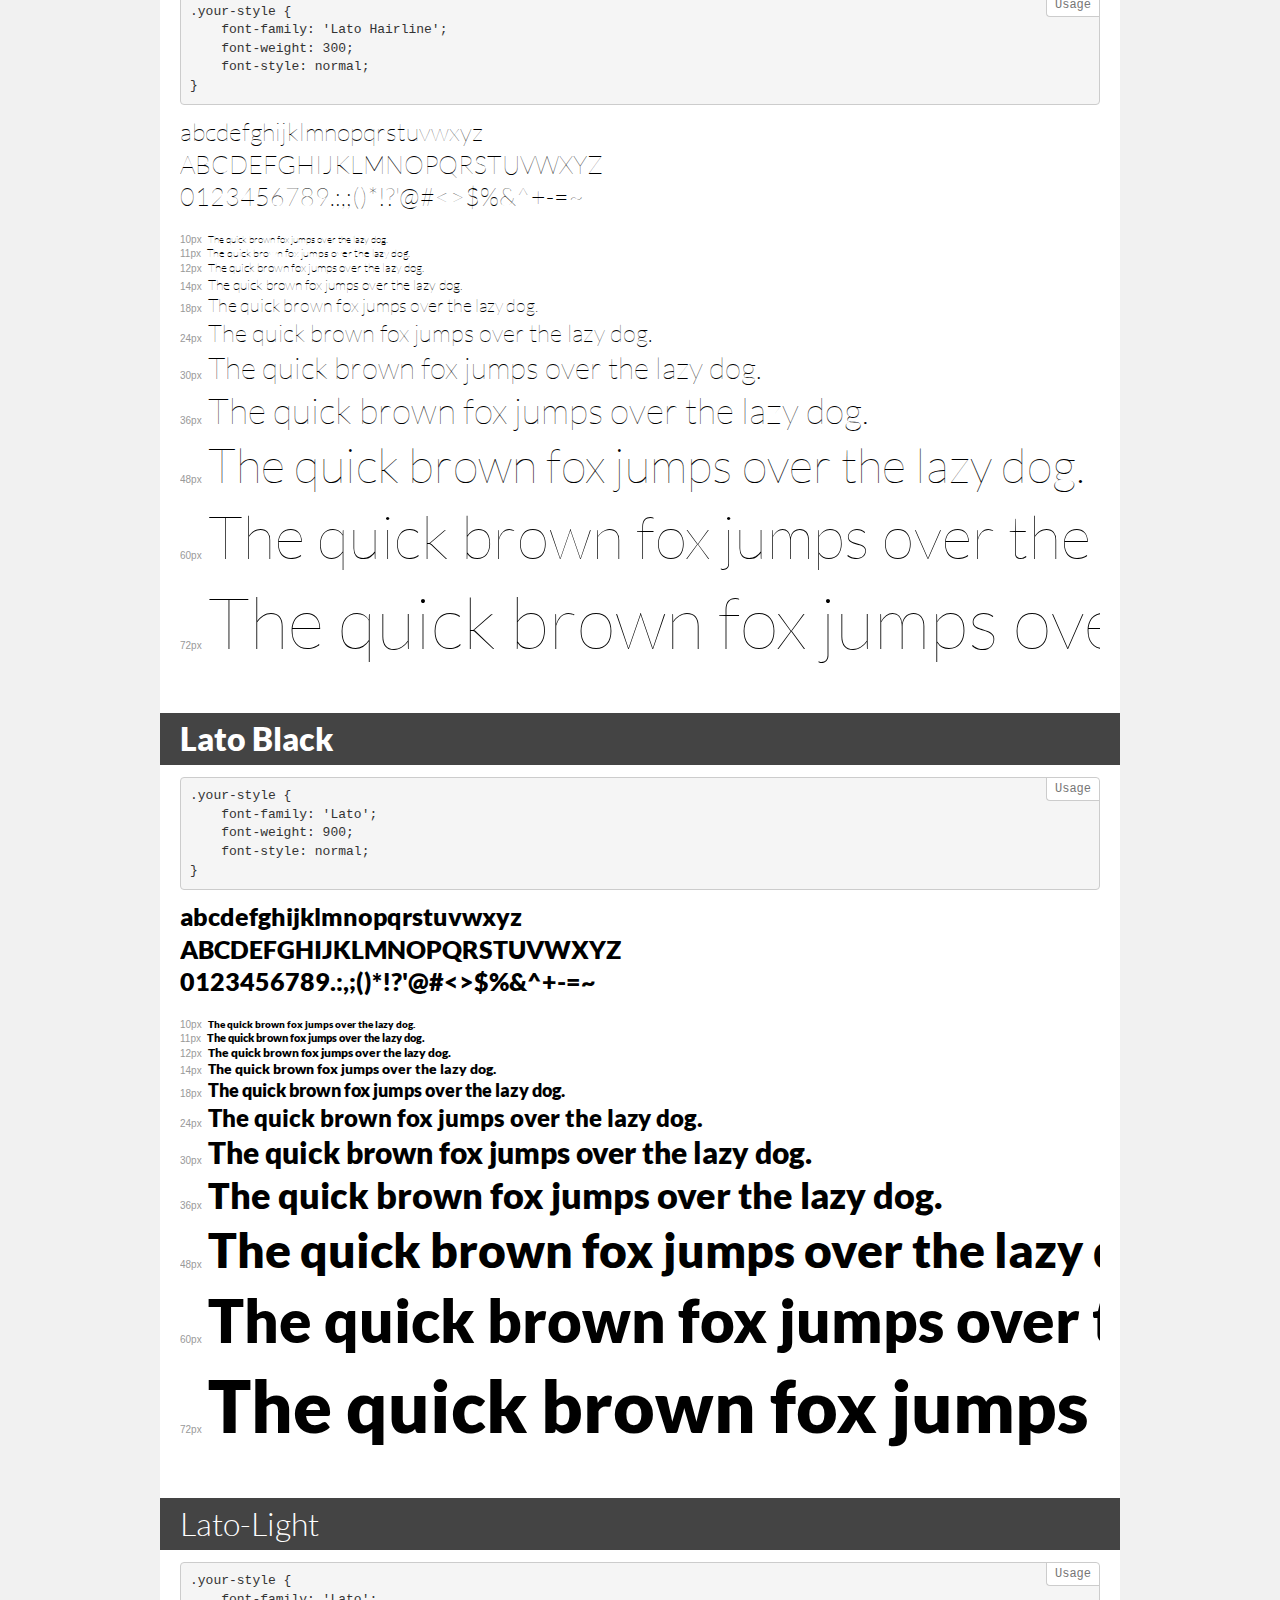
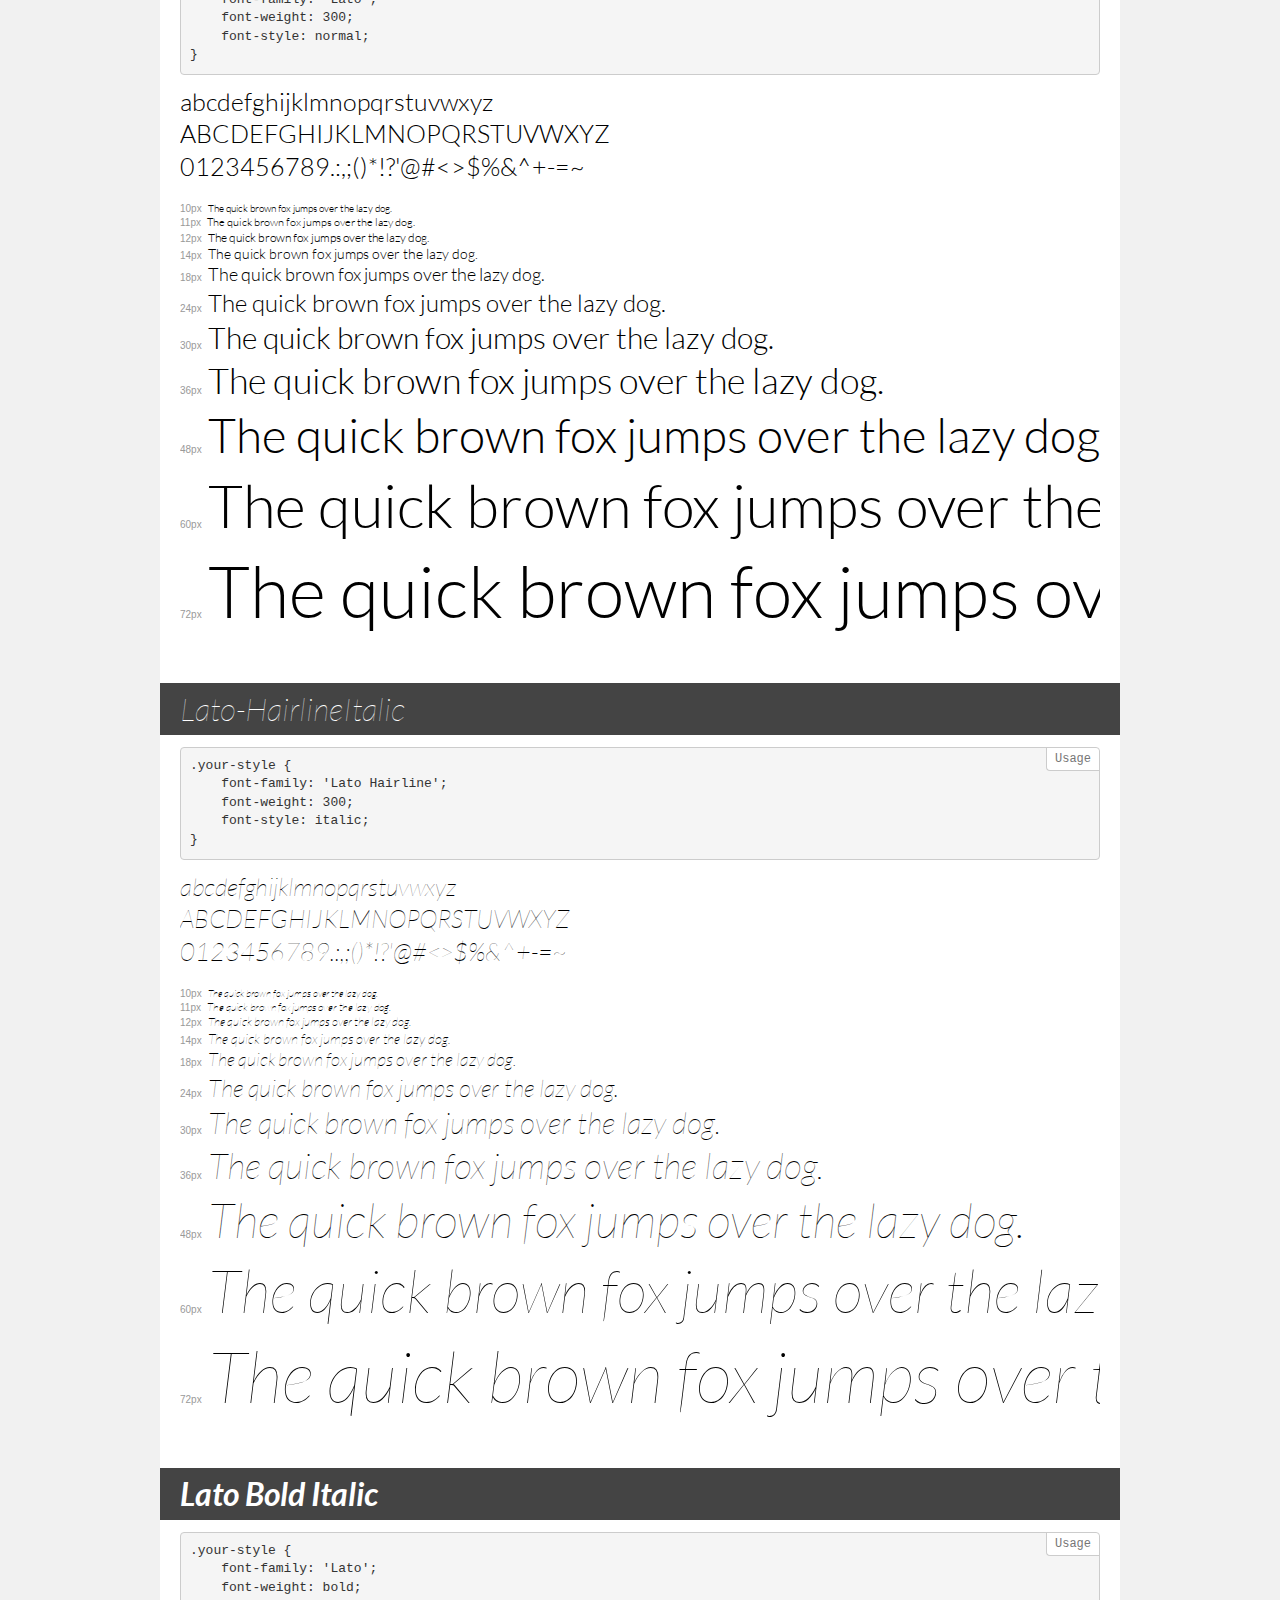
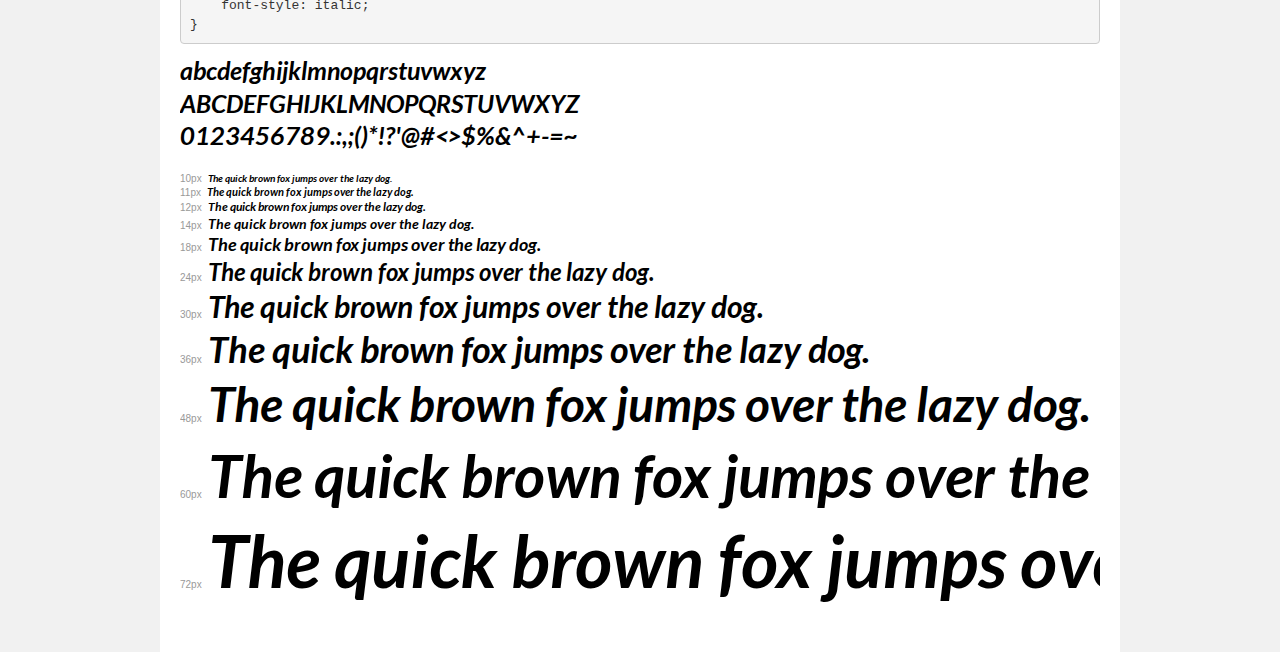
<file: transfonter.org-20200416-180329/demo.html>
<!DOCTYPE html>
<html>
<head>
    <meta charset="utf-8">
    <meta http-equiv="X-UA-Compatible" content="IE=edge">
    <meta name="viewport" content="width=device-width, initial-scale=1">
    <meta name="robots" content="noindex, noarchive">
    <meta name="format-detection" content="telephone=no">
    <title>Transfonter demo</title>
    <link href="stylesheet.css" rel="stylesheet">
    <style>
        /*
        http://meyerweb.com/eric/tools/css/reset/
        v2.0 | 20110126
        License: none (public domain)
        */
        html, body, div, span, applet, object, iframe,
        h1, h2, h3, h4, h5, h6, p, blockquote, pre,
        a, abbr, acronym, address, big, cite, code,
        del, dfn, em, img, ins, kbd, q, s, samp,
        small, strike, strong, sub, sup, tt, var,
        b, u, i, center,
        dl, dt, dd, ol, ul, li,
        fieldset, form, label, legend,
        table, caption, tbody, tfoot, thead, tr, th, td,
        article, aside, canvas, details, embed,
        figure, figcaption, footer, header, hgroup,
        menu, nav, output, ruby, section, summary,
        time, mark, audio, video {
            margin: 0;
            padding: 0;
            border: 0;
            font-size: 100%;
            font: inherit;
            vertical-align: baseline;
        }
        /* HTML5 display-role reset for older browsers */
        article, aside, details, figcaption, figure,
        footer, header, hgroup, menu, nav, section {
            display: block;
        }
        body {
            line-height: 1;
        }
        ol, ul {
            list-style: none;
        }
        blockquote, q {
            quotes: none;
        }
        blockquote:before, blockquote:after,
        q:before, q:after {
            content: '';
            content: none;
        }
        table {
            border-collapse: collapse;
            border-spacing: 0;
        }
        /* common styles */
        body {
            background: #f1f1f1;
            color: #000;
        }
        .page {
            background: #fff;
            width: 920px;
            margin: 0 auto;
            padding: 20px 20px 0 20px;
            overflow: hidden;
        }
        .font-container {
            overflow-x: auto;
            overflow-y: hidden;
            margin-bottom: 40px;
            line-height: 1.3;
            white-space: nowrap;
            padding-bottom: 5px;
        }
        h1 {
            position: relative;
            background: #444;
            font-size: 32px;
            color: #fff;
            padding: 10px 20px;
            margin: 0 -20px 12px -20px;
        }
        .letters {
            font-size: 25px;
            margin-bottom: 20px;
        }
        .s10:before {
            content: '10px';
        }
        .s11:before {
            content: '11px';
        }
        .s12:before {
            content: '12px';
        }
        .s14:before {
            content: '14px';
        }
        .s18:before {
            content: '18px';
        }
        .s24:before {
            content: '24px';
        }
        .s30:before {
            content: '30px';
        }
        .s36:before {
            content: '36px';
        }
        .s48:before {
            content: '48px';
        }
        .s60:before {
            content: '60px';
        }
        .s72:before {
            content: '72px';
        }
        .s10:before, .s11:before, .s12:before, .s14:before,
        .s18:before, .s24:before, .s30:before, .s36:before,
        .s48:before, .s60:before, .s72:before {
            font-family: Arial, sans-serif;
            font-size: 10px;
            font-weight: normal;
            font-style: normal;
            color: #999;
            padding-right: 6px;
        }
        pre {
            display: block;
            position: relative;
            padding: 9px;
            margin: 0 0 10px;
            font-family: Monaco, Menlo, Consolas, "Courier New", monospace !important;
            font-size: 13px;
            line-height: 1.428571429;
            color: #333;
            font-weight: normal !important;
            font-style: normal !important;
            background-color: #f5f5f5;
            border: 1px solid #ccc;
            overflow-x: auto;
            border-radius: 4px;
        }
        pre:after {
            display: block;
            position: absolute;
            right: 0;
            top: 0;
            content: 'Usage';
            line-height: 1;
            padding: 5px 8px;
            font-size: 12px;
            color: #767676;
            background-color: #fff;
            border: 1px solid #ccc;
            border-right: none;
            border-top: none;
            border-radius: 0 4px 0 4px;
            z-index: 10;
        }
        /* responsive */
        @media (max-width: 959px) {
            .page {
                width: auto;
                margin: 0;
            }
        }
    </style>
</head>
<body>
<div class="page">
    <div class="demo" style="font-family: 'Lato'; font-weight: 300; font-style: italic;">
        <h1>Lato-LightItalic</h1>
        <pre>.your-style {
    font-family: 'Lato';
    font-weight: 300;
    font-style: italic;
}</pre>
        <div class="font-container">
            <p class="letters">
                abcdefghijklmnopqrstuvwxyz<br>
ABCDEFGHIJKLMNOPQRSTUVWXYZ<br>
                0123456789.:,;()*!?'@#<>$%&^+-=~
            </p>
            <p class="s10" style="font-size: 10px;">The quick brown fox jumps over the lazy dog.</p>
            <p class="s11" style="font-size: 11px;">The quick brown fox jumps over the lazy dog.</p>
            <p class="s12" style="font-size: 12px;">The quick brown fox jumps over the lazy dog.</p>
            <p class="s14" style="font-size: 14px;">The quick brown fox jumps over the lazy dog.</p>
            <p class="s18" style="font-size: 18px;">The quick brown fox jumps over the lazy dog.</p>
            <p class="s24" style="font-size: 24px;">The quick brown fox jumps over the lazy dog.</p>
            <p class="s30" style="font-size: 30px;">The quick brown fox jumps over the lazy dog.</p>
            <p class="s36" style="font-size: 36px;">The quick brown fox jumps over the lazy dog.</p>
            <p class="s48" style="font-size: 48px;">The quick brown fox jumps over the lazy dog.</p>
            <p class="s60" style="font-size: 60px;">The quick brown fox jumps over the lazy dog.</p>
            <p class="s72" style="font-size: 72px;">The quick brown fox jumps over the lazy dog.</p>
        </div>
    </div>
    <div class="demo" style="font-family: 'Lato'; font-weight: normal; font-style: normal;">
        <h1>Lato Regular</h1>
        <pre>.your-style {
    font-family: 'Lato';
    font-weight: normal;
    font-style: normal;
}</pre>
        <div class="font-container">
            <p class="letters">
                abcdefghijklmnopqrstuvwxyz<br>
ABCDEFGHIJKLMNOPQRSTUVWXYZ<br>
                0123456789.:,;()*!?'@#<>$%&^+-=~
            </p>
            <p class="s10" style="font-size: 10px;">The quick brown fox jumps over the lazy dog.</p>
            <p class="s11" style="font-size: 11px;">The quick brown fox jumps over the lazy dog.</p>
            <p class="s12" style="font-size: 12px;">The quick brown fox jumps over the lazy dog.</p>
            <p class="s14" style="font-size: 14px;">The quick brown fox jumps over the lazy dog.</p>
            <p class="s18" style="font-size: 18px;">The quick brown fox jumps over the lazy dog.</p>
            <p class="s24" style="font-size: 24px;">The quick brown fox jumps over the lazy dog.</p>
            <p class="s30" style="font-size: 30px;">The quick brown fox jumps over the lazy dog.</p>
            <p class="s36" style="font-size: 36px;">The quick brown fox jumps over the lazy dog.</p>
            <p class="s48" style="font-size: 48px;">The quick brown fox jumps over the lazy dog.</p>
            <p class="s60" style="font-size: 60px;">The quick brown fox jumps over the lazy dog.</p>
            <p class="s72" style="font-size: 72px;">The quick brown fox jumps over the lazy dog.</p>
        </div>
    </div>
    <div class="demo" style="font-family: 'Staatliches'; font-weight: normal; font-style: normal;">
        <h1>Staatliches Regular</h1>
        <pre>.your-style {
    font-family: 'Staatliches';
    font-weight: normal;
    font-style: normal;
}</pre>
        <div class="font-container">
            <p class="letters">
                abcdefghijklmnopqrstuvwxyz<br>
ABCDEFGHIJKLMNOPQRSTUVWXYZ<br>
                0123456789.:,;()*!?'@#<>$%&^+-=~
            </p>
            <p class="s10" style="font-size: 10px;">The quick brown fox jumps over the lazy dog.</p>
            <p class="s11" style="font-size: 11px;">The quick brown fox jumps over the lazy dog.</p>
            <p class="s12" style="font-size: 12px;">The quick brown fox jumps over the lazy dog.</p>
            <p class="s14" style="font-size: 14px;">The quick brown fox jumps over the lazy dog.</p>
            <p class="s18" style="font-size: 18px;">The quick brown fox jumps over the lazy dog.</p>
            <p class="s24" style="font-size: 24px;">The quick brown fox jumps over the lazy dog.</p>
            <p class="s30" style="font-size: 30px;">The quick brown fox jumps over the lazy dog.</p>
            <p class="s36" style="font-size: 36px;">The quick brown fox jumps over the lazy dog.</p>
            <p class="s48" style="font-size: 48px;">The quick brown fox jumps over the lazy dog.</p>
            <p class="s60" style="font-size: 60px;">The quick brown fox jumps over the lazy dog.</p>
            <p class="s72" style="font-size: 72px;">The quick brown fox jumps over the lazy dog.</p>
        </div>
    </div>
    <div class="demo" style="font-family: 'Lato'; font-weight: normal; font-style: italic;">
        <h1>Lato Italic</h1>
        <pre>.your-style {
    font-family: 'Lato';
    font-weight: normal;
    font-style: italic;
}</pre>
        <div class="font-container">
            <p class="letters">
                abcdefghijklmnopqrstuvwxyz<br>
ABCDEFGHIJKLMNOPQRSTUVWXYZ<br>
                0123456789.:,;()*!?'@#<>$%&^+-=~
            </p>
            <p class="s10" style="font-size: 10px;">The quick brown fox jumps over the lazy dog.</p>
            <p class="s11" style="font-size: 11px;">The quick brown fox jumps over the lazy dog.</p>
            <p class="s12" style="font-size: 12px;">The quick brown fox jumps over the lazy dog.</p>
            <p class="s14" style="font-size: 14px;">The quick brown fox jumps over the lazy dog.</p>
            <p class="s18" style="font-size: 18px;">The quick brown fox jumps over the lazy dog.</p>
            <p class="s24" style="font-size: 24px;">The quick brown fox jumps over the lazy dog.</p>
            <p class="s30" style="font-size: 30px;">The quick brown fox jumps over the lazy dog.</p>
            <p class="s36" style="font-size: 36px;">The quick brown fox jumps over the lazy dog.</p>
            <p class="s48" style="font-size: 48px;">The quick brown fox jumps over the lazy dog.</p>
            <p class="s60" style="font-size: 60px;">The quick brown fox jumps over the lazy dog.</p>
            <p class="s72" style="font-size: 72px;">The quick brown fox jumps over the lazy dog.</p>
        </div>
    </div>
    <div class="demo" style="font-family: 'Lato'; font-weight: 900; font-style: italic;">
        <h1>Lato Black Italic</h1>
        <pre>.your-style {
    font-family: 'Lato';
    font-weight: 900;
    font-style: italic;
}</pre>
        <div class="font-container">
            <p class="letters">
                abcdefghijklmnopqrstuvwxyz<br>
ABCDEFGHIJKLMNOPQRSTUVWXYZ<br>
                0123456789.:,;()*!?'@#<>$%&^+-=~
            </p>
            <p class="s10" style="font-size: 10px;">The quick brown fox jumps over the lazy dog.</p>
            <p class="s11" style="font-size: 11px;">The quick brown fox jumps over the lazy dog.</p>
            <p class="s12" style="font-size: 12px;">The quick brown fox jumps over the lazy dog.</p>
            <p class="s14" style="font-size: 14px;">The quick brown fox jumps over the lazy dog.</p>
            <p class="s18" style="font-size: 18px;">The quick brown fox jumps over the lazy dog.</p>
            <p class="s24" style="font-size: 24px;">The quick brown fox jumps over the lazy dog.</p>
            <p class="s30" style="font-size: 30px;">The quick brown fox jumps over the lazy dog.</p>
            <p class="s36" style="font-size: 36px;">The quick brown fox jumps over the lazy dog.</p>
            <p class="s48" style="font-size: 48px;">The quick brown fox jumps over the lazy dog.</p>
            <p class="s60" style="font-size: 60px;">The quick brown fox jumps over the lazy dog.</p>
            <p class="s72" style="font-size: 72px;">The quick brown fox jumps over the lazy dog.</p>
        </div>
    </div>
    <div class="demo" style="font-family: 'Lato'; font-weight: bold; font-style: normal;">
        <h1>Lato Bold</h1>
        <pre>.your-style {
    font-family: 'Lato';
    font-weight: bold;
    font-style: normal;
}</pre>
        <div class="font-container">
            <p class="letters">
                abcdefghijklmnopqrstuvwxyz<br>
ABCDEFGHIJKLMNOPQRSTUVWXYZ<br>
                0123456789.:,;()*!?'@#<>$%&^+-=~
            </p>
            <p class="s10" style="font-size: 10px;">The quick brown fox jumps over the lazy dog.</p>
            <p class="s11" style="font-size: 11px;">The quick brown fox jumps over the lazy dog.</p>
            <p class="s12" style="font-size: 12px;">The quick brown fox jumps over the lazy dog.</p>
            <p class="s14" style="font-size: 14px;">The quick brown fox jumps over the lazy dog.</p>
            <p class="s18" style="font-size: 18px;">The quick brown fox jumps over the lazy dog.</p>
            <p class="s24" style="font-size: 24px;">The quick brown fox jumps over the lazy dog.</p>
            <p class="s30" style="font-size: 30px;">The quick brown fox jumps over the lazy dog.</p>
            <p class="s36" style="font-size: 36px;">The quick brown fox jumps over the lazy dog.</p>
            <p class="s48" style="font-size: 48px;">The quick brown fox jumps over the lazy dog.</p>
            <p class="s60" style="font-size: 60px;">The quick brown fox jumps over the lazy dog.</p>
            <p class="s72" style="font-size: 72px;">The quick brown fox jumps over the lazy dog.</p>
        </div>
    </div>
    <div class="demo" style="font-family: 'Lato Hairline'; font-weight: 300; font-style: normal;">
        <h1>Lato-Hairline</h1>
        <pre>.your-style {
    font-family: 'Lato Hairline';
    font-weight: 300;
    font-style: normal;
}</pre>
        <div class="font-container">
            <p class="letters">
                abcdefghijklmnopqrstuvwxyz<br>
ABCDEFGHIJKLMNOPQRSTUVWXYZ<br>
                0123456789.:,;()*!?'@#<>$%&^+-=~
            </p>
            <p class="s10" style="font-size: 10px;">The quick brown fox jumps over the lazy dog.</p>
            <p class="s11" style="font-size: 11px;">The quick brown fox jumps over the lazy dog.</p>
            <p class="s12" style="font-size: 12px;">The quick brown fox jumps over the lazy dog.</p>
            <p class="s14" style="font-size: 14px;">The quick brown fox jumps over the lazy dog.</p>
            <p class="s18" style="font-size: 18px;">The quick brown fox jumps over the lazy dog.</p>
            <p class="s24" style="font-size: 24px;">The quick brown fox jumps over the lazy dog.</p>
            <p class="s30" style="font-size: 30px;">The quick brown fox jumps over the lazy dog.</p>
            <p class="s36" style="font-size: 36px;">The quick brown fox jumps over the lazy dog.</p>
            <p class="s48" style="font-size: 48px;">The quick brown fox jumps over the lazy dog.</p>
            <p class="s60" style="font-size: 60px;">The quick brown fox jumps over the lazy dog.</p>
            <p class="s72" style="font-size: 72px;">The quick brown fox jumps over the lazy dog.</p>
        </div>
    </div>
    <div class="demo" style="font-family: 'Lato'; font-weight: 900; font-style: normal;">
        <h1>Lato Black</h1>
        <pre>.your-style {
    font-family: 'Lato';
    font-weight: 900;
    font-style: normal;
}</pre>
        <div class="font-container">
            <p class="letters">
                abcdefghijklmnopqrstuvwxyz<br>
ABCDEFGHIJKLMNOPQRSTUVWXYZ<br>
                0123456789.:,;()*!?'@#<>$%&^+-=~
            </p>
            <p class="s10" style="font-size: 10px;">The quick brown fox jumps over the lazy dog.</p>
            <p class="s11" style="font-size: 11px;">The quick brown fox jumps over the lazy dog.</p>
            <p class="s12" style="font-size: 12px;">The quick brown fox jumps over the lazy dog.</p>
            <p class="s14" style="font-size: 14px;">The quick brown fox jumps over the lazy dog.</p>
            <p class="s18" style="font-size: 18px;">The quick brown fox jumps over the lazy dog.</p>
            <p class="s24" style="font-size: 24px;">The quick brown fox jumps over the lazy dog.</p>
            <p class="s30" style="font-size: 30px;">The quick brown fox jumps over the lazy dog.</p>
            <p class="s36" style="font-size: 36px;">The quick brown fox jumps over the lazy dog.</p>
            <p class="s48" style="font-size: 48px;">The quick brown fox jumps over the lazy dog.</p>
            <p class="s60" style="font-size: 60px;">The quick brown fox jumps over the lazy dog.</p>
            <p class="s72" style="font-size: 72px;">The quick brown fox jumps over the lazy dog.</p>
        </div>
    </div>
    <div class="demo" style="font-family: 'Lato'; font-weight: 300; font-style: normal;">
        <h1>Lato-Light</h1>
        <pre>.your-style {
    font-family: 'Lato';
    font-weight: 300;
    font-style: normal;
}</pre>
        <div class="font-container">
            <p class="letters">
                abcdefghijklmnopqrstuvwxyz<br>
ABCDEFGHIJKLMNOPQRSTUVWXYZ<br>
                0123456789.:,;()*!?'@#<>$%&^+-=~
            </p>
            <p class="s10" style="font-size: 10px;">The quick brown fox jumps over the lazy dog.</p>
            <p class="s11" style="font-size: 11px;">The quick brown fox jumps over the lazy dog.</p>
            <p class="s12" style="font-size: 12px;">The quick brown fox jumps over the lazy dog.</p>
            <p class="s14" style="font-size: 14px;">The quick brown fox jumps over the lazy dog.</p>
            <p class="s18" style="font-size: 18px;">The quick brown fox jumps over the lazy dog.</p>
            <p class="s24" style="font-size: 24px;">The quick brown fox jumps over the lazy dog.</p>
            <p class="s30" style="font-size: 30px;">The quick brown fox jumps over the lazy dog.</p>
            <p class="s36" style="font-size: 36px;">The quick brown fox jumps over the lazy dog.</p>
            <p class="s48" style="font-size: 48px;">The quick brown fox jumps over the lazy dog.</p>
            <p class="s60" style="font-size: 60px;">The quick brown fox jumps over the lazy dog.</p>
            <p class="s72" style="font-size: 72px;">The quick brown fox jumps over the lazy dog.</p>
        </div>
    </div>
    <div class="demo" style="font-family: 'Lato Hairline'; font-weight: 300; font-style: italic;">
        <h1>Lato-HairlineItalic</h1>
        <pre>.your-style {
    font-family: 'Lato Hairline';
    font-weight: 300;
    font-style: italic;
}</pre>
        <div class="font-container">
            <p class="letters">
                abcdefghijklmnopqrstuvwxyz<br>
ABCDEFGHIJKLMNOPQRSTUVWXYZ<br>
                0123456789.:,;()*!?'@#<>$%&^+-=~
            </p>
            <p class="s10" style="font-size: 10px;">The quick brown fox jumps over the lazy dog.</p>
            <p class="s11" style="font-size: 11px;">The quick brown fox jumps over the lazy dog.</p>
            <p class="s12" style="font-size: 12px;">The quick brown fox jumps over the lazy dog.</p>
            <p class="s14" style="font-size: 14px;">The quick brown fox jumps over the lazy dog.</p>
            <p class="s18" style="font-size: 18px;">The quick brown fox jumps over the lazy dog.</p>
            <p class="s24" style="font-size: 24px;">The quick brown fox jumps over the lazy dog.</p>
            <p class="s30" style="font-size: 30px;">The quick brown fox jumps over the lazy dog.</p>
            <p class="s36" style="font-size: 36px;">The quick brown fox jumps over the lazy dog.</p>
            <p class="s48" style="font-size: 48px;">The quick brown fox jumps over the lazy dog.</p>
            <p class="s60" style="font-size: 60px;">The quick brown fox jumps over the lazy dog.</p>
            <p class="s72" style="font-size: 72px;">The quick brown fox jumps over the lazy dog.</p>
        </div>
    </div>
    <div class="demo" style="font-family: 'Lato'; font-weight: bold; font-style: italic;">
        <h1>Lato Bold Italic</h1>
        <pre>.your-style {
    font-family: 'Lato';
    font-weight: bold;
    font-style: italic;
}</pre>
        <div class="font-container">
            <p class="letters">
                abcdefghijklmnopqrstuvwxyz<br>
ABCDEFGHIJKLMNOPQRSTUVWXYZ<br>
                0123456789.:,;()*!?'@#<>$%&^+-=~
            </p>
            <p class="s10" style="font-size: 10px;">The quick brown fox jumps over the lazy dog.</p>
            <p class="s11" style="font-size: 11px;">The quick brown fox jumps over the lazy dog.</p>
            <p class="s12" style="font-size: 12px;">The quick brown fox jumps over the lazy dog.</p>
            <p class="s14" style="font-size: 14px;">The quick brown fox jumps over the lazy dog.</p>
            <p class="s18" style="font-size: 18px;">The quick brown fox jumps over the lazy dog.</p>
            <p class="s24" style="font-size: 24px;">The quick brown fox jumps over the lazy dog.</p>
            <p class="s30" style="font-size: 30px;">The quick brown fox jumps over the lazy dog.</p>
            <p class="s36" style="font-size: 36px;">The quick brown fox jumps over the lazy dog.</p>
            <p class="s48" style="font-size: 48px;">The quick brown fox jumps over the lazy dog.</p>
            <p class="s60" style="font-size: 60px;">The quick brown fox jumps over the lazy dog.</p>
            <p class="s72" style="font-size: 72px;">The quick brown fox jumps over the lazy dog.</p>
        </div>
    </div>
</div>
</body>
</html>
</file>
<file: fonts/stylesheet.css>
@font-face {
    font-family: 'Roboto';
    src: url('Roboto-Medium.woff2') format('woff2'),
        url('Roboto-Medium.woff') format('woff');
    font-weight: 500;
    font-style: normal;
}

@font-face {
    font-family: 'Roboto';
    src: url('Roboto-BoldItalic.woff2') format('woff2'),
        url('Roboto-BoldItalic.woff') format('woff');
    font-weight: bold;
    font-style: italic;
}

@font-face {
    font-family: 'Roboto';
    src: url('Roboto-Thin.woff2') format('woff2'),
        url('Roboto-Thin.woff') format('woff');
    font-weight: 100;
    font-style: normal;
}

@font-face {
    font-family: 'Roboto';
    src: url('Roboto-Light.woff2') format('woff2'),
        url('Roboto-Light.woff') format('woff');
    font-weight: 300;
    font-style: normal;
}

@font-face {
    font-family: 'Roboto';
    src: url('Roboto-Black.woff2') format('woff2'),
        url('Roboto-Black.woff') format('woff');
    font-weight: 900;
    font-style: normal;
}

@font-face {
    font-family: 'Roboto';
    src: url('Roboto-ThinItalic.woff2') format('woff2'),
        url('Roboto-ThinItalic.woff') format('woff');
    font-weight: 100;
    font-style: italic;
}

@font-face {
    font-family: 'Roboto';
    src: url('Roboto-BlackItalic.woff2') format('woff2'),
        url('Roboto-BlackItalic.woff') format('woff');
    font-weight: 900;
    font-style: italic;
}

@font-face {
    font-family: 'Roboto';
    src: url('Roboto-LightItalic.woff2') format('woff2'),
        url('Roboto-LightItalic.woff') format('woff');
    font-weight: 300;
    font-style: italic;
}

@font-face {
    font-family: 'Bebas Neue';
    src: url('BebasNeue-Regular.woff2') format('woff2'),
        url('BebasNeue-Regular.woff') format('woff');
    font-weight: normal;
    font-style: normal;
}

@font-face {
    font-family: 'Roboto';
    src: url('Roboto-Italic.woff2') format('woff2'),
        url('Roboto-Italic.woff') format('woff');
    font-weight: normal;
    font-style: italic;
}

@font-face {
    font-family: 'Roboto';
    src: url('Roboto-MediumItalic.woff2') format('woff2'),
        url('Roboto-MediumItalic.woff') format('woff');
    font-weight: 500;
    font-style: italic;
}

@font-face {
    font-family: 'Roboto';
    src: url('Roboto-Bold.woff2') format('woff2'),
        url('Roboto-Bold.woff') format('woff');
    font-weight: bold;
    font-style: normal;
}

@font-face {
    font-family: 'Roboto';
    src: url('Roboto-Regular.woff2') format('woff2'),
        url('Roboto-Regular.woff') format('woff');
    font-weight: normal;
    font-style: normal;
}
</file>
<file: transfonter.org-20200416-180329/stylesheet.css>
@font-face {
    font-family: 'Lato';
    src: url('Lato-LightItalic.woff2') format('woff2'),
        url('Lato-LightItalic.woff') format('woff');
    font-weight: 300;
    font-style: italic;
}

@font-face {
    font-family: 'Lato';
    src: url('Lato-Regular.woff2') format('woff2'),
        url('Lato-Regular.woff') format('woff');
    font-weight: normal;
    font-style: normal;
}

@font-face {
    font-family: 'Staatliches';
    src: url('Staatliches-Regular.woff2') format('woff2'),
        url('Staatliches-Regular.woff') format('woff');
    font-weight: normal;
    font-style: normal;
}

@font-face {
    font-family: 'Lato';
    src: url('Lato-Italic.woff2') format('woff2'),
        url('Lato-Italic.woff') format('woff');
    font-weight: normal;
    font-style: italic;
}

@font-face {
    font-family: 'Lato';
    src: url('Lato-BlackItalic.woff2') format('woff2'),
        url('Lato-BlackItalic.woff') format('woff');
    font-weight: 900;
    font-style: italic;
}

@font-face {
    font-family: 'Lato';
    src: url('Lato-Bold.woff2') format('woff2'),
        url('Lato-Bold.woff') format('woff');
    font-weight: bold;
    font-style: normal;
}

@font-face {
    font-family: 'Lato Hairline';
    src: url('Lato-Hairline.woff2') format('woff2'),
        url('Lato-Hairline.woff') format('woff');
    font-weight: 300;
    font-style: normal;
}

@font-face {
    font-family: 'Lato';
    src: url('Lato-Black.woff2') format('woff2'),
        url('Lato-Black.woff') format('woff');
    font-weight: 900;
    font-style: normal;
}

@font-face {
    font-family: 'Lato';
    src: url('Lato-Light.woff2') format('woff2'),
        url('Lato-Light.woff') format('woff');
    font-weight: 300;
    font-style: normal;
}

@font-face {
    font-family: 'Lato Hairline';
    src: url('Lato-HairlineItalic.woff2') format('woff2'),
        url('Lato-HairlineItalic.woff') format('woff');
    font-weight: 300;
    font-style: italic;
}

@font-face {
    font-family: 'Lato';
    src: url('Lato-BoldItalic.woff2') format('woff2'),
        url('Lato-BoldItalic.woff') format('woff');
    font-weight: bold;
    font-style: italic;
}
</file>
